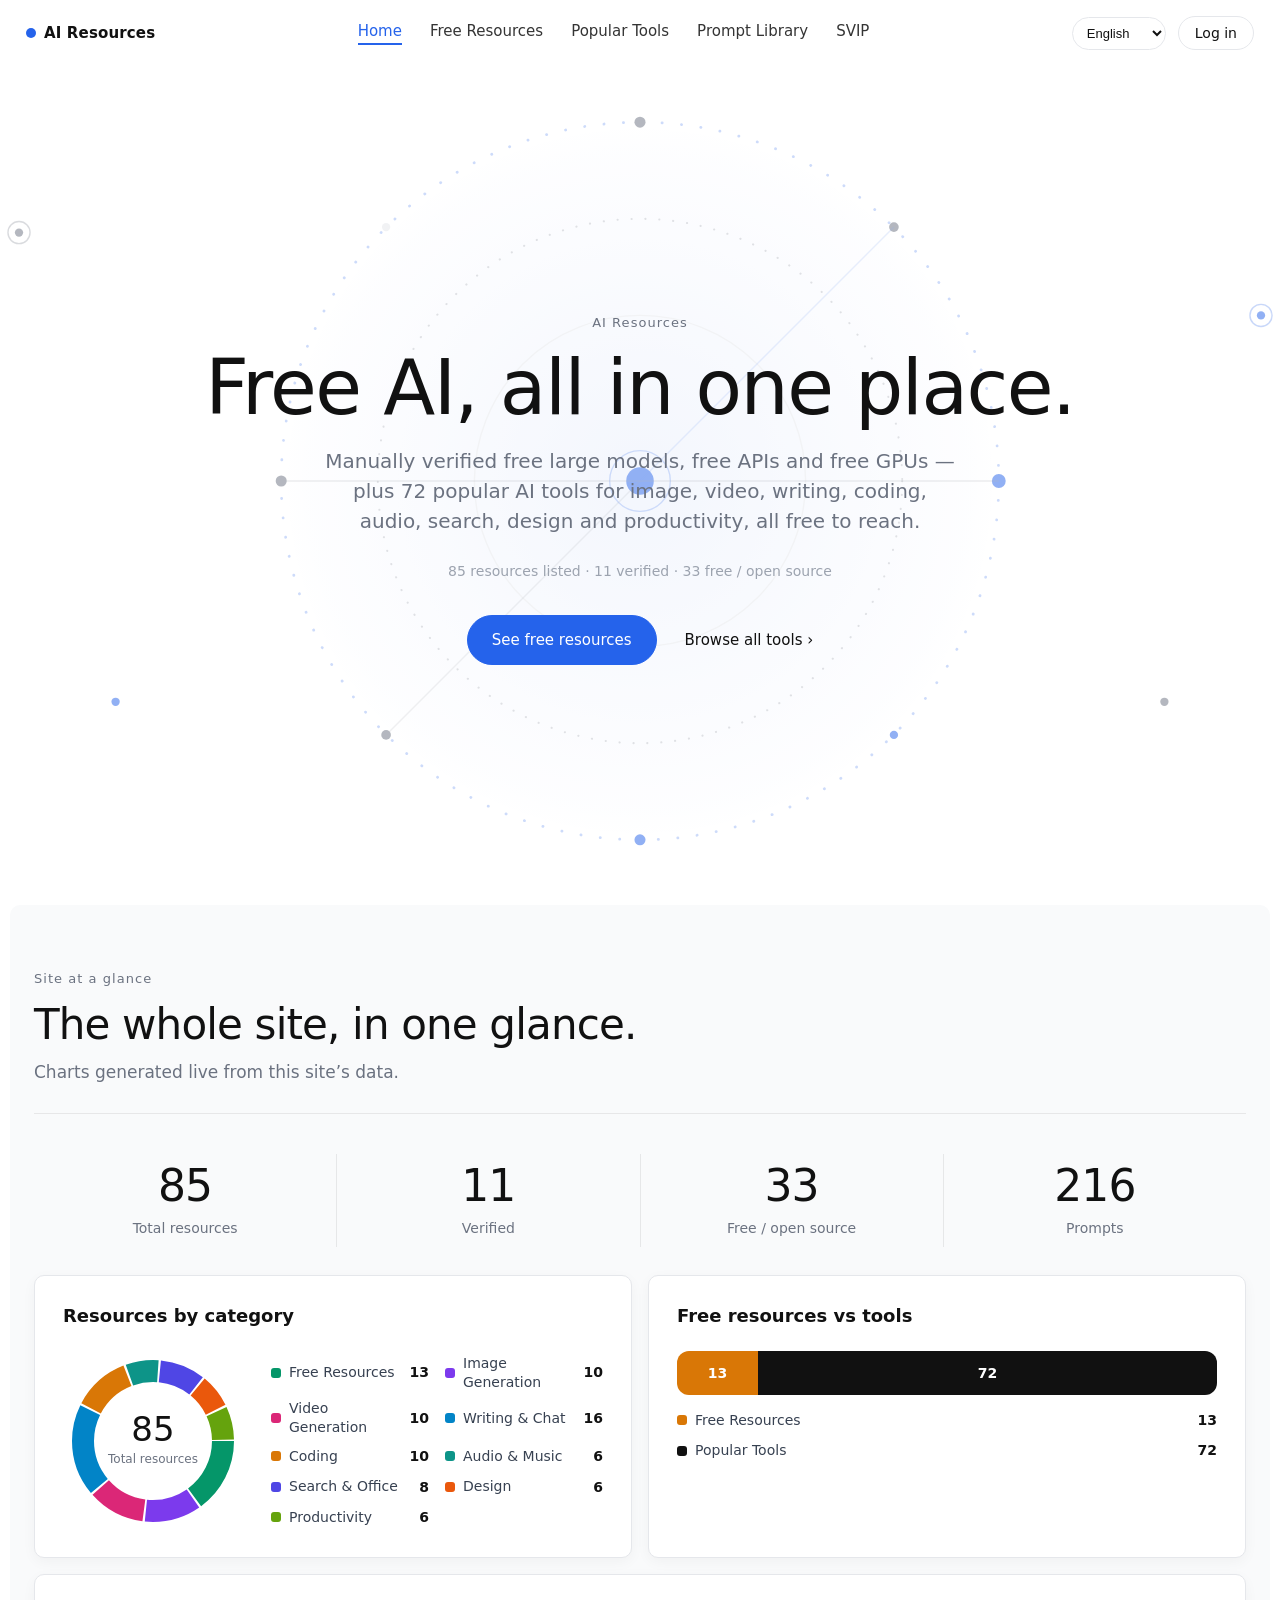
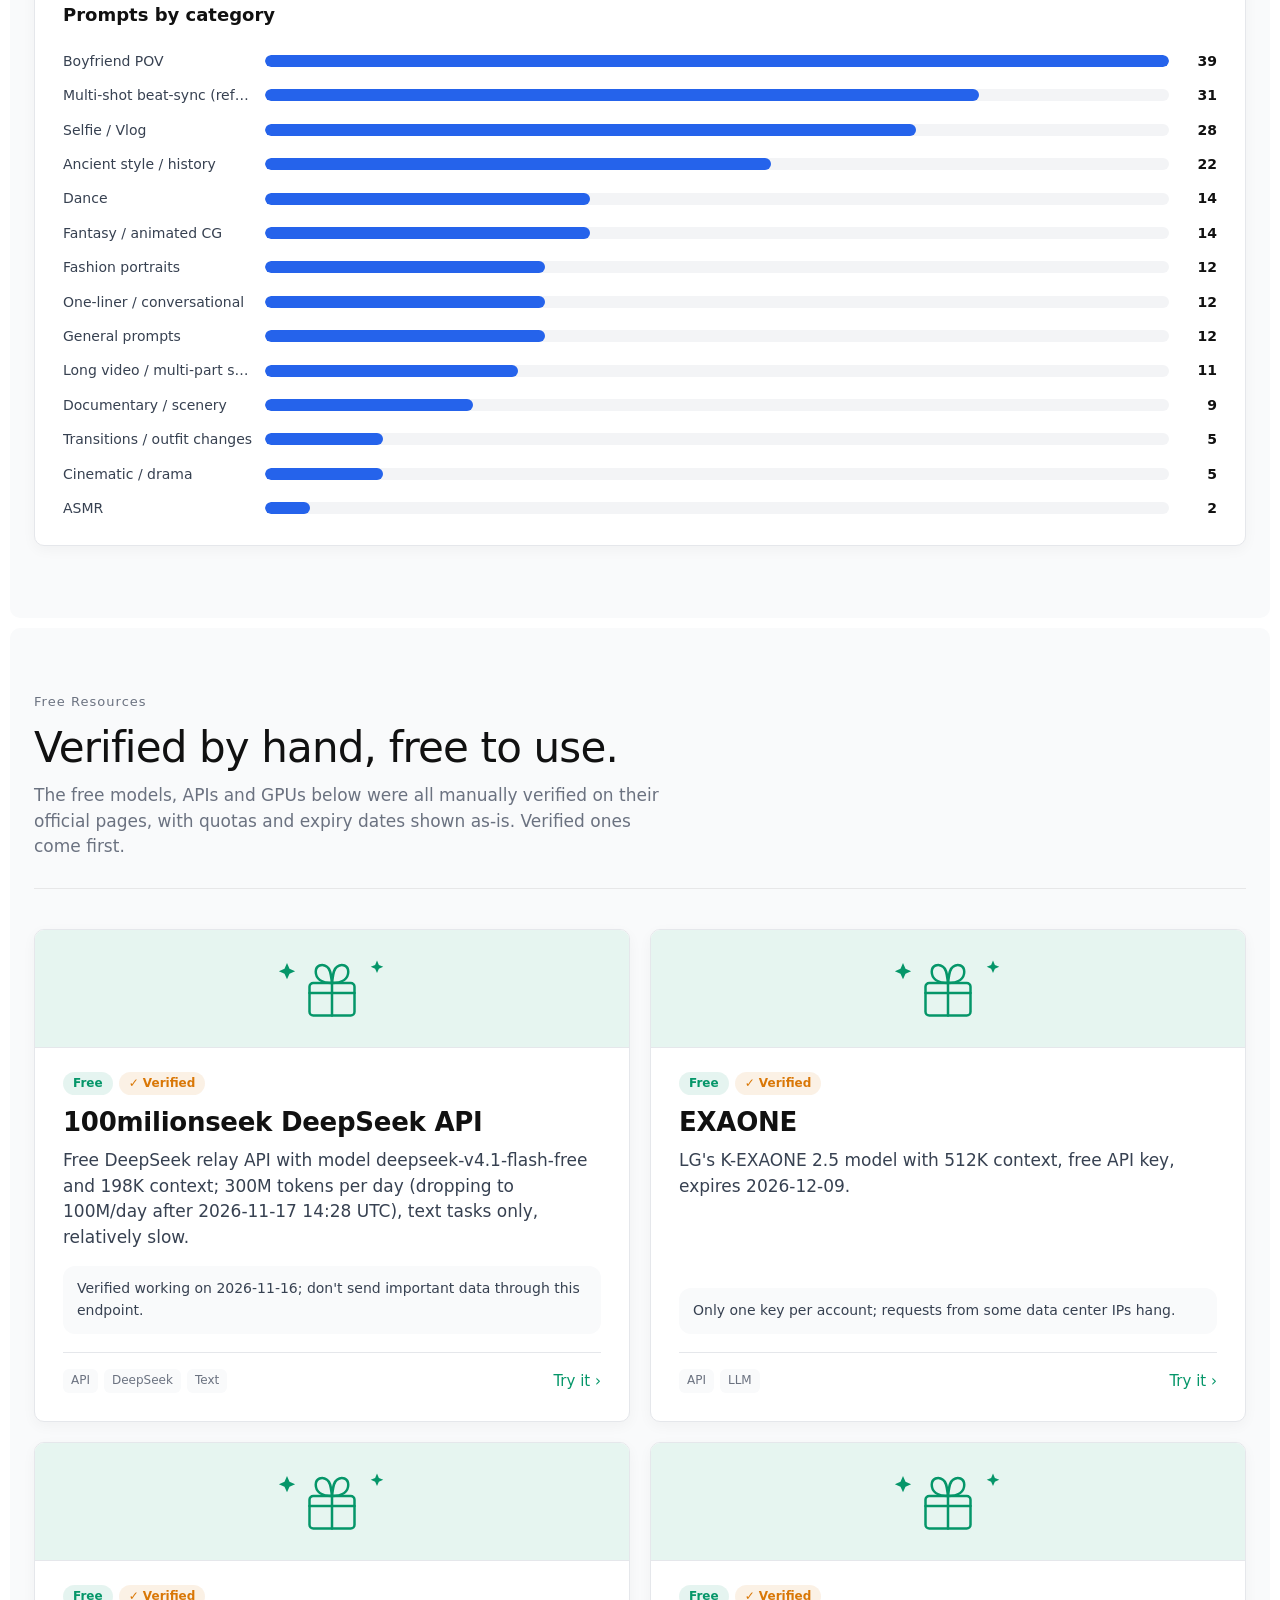
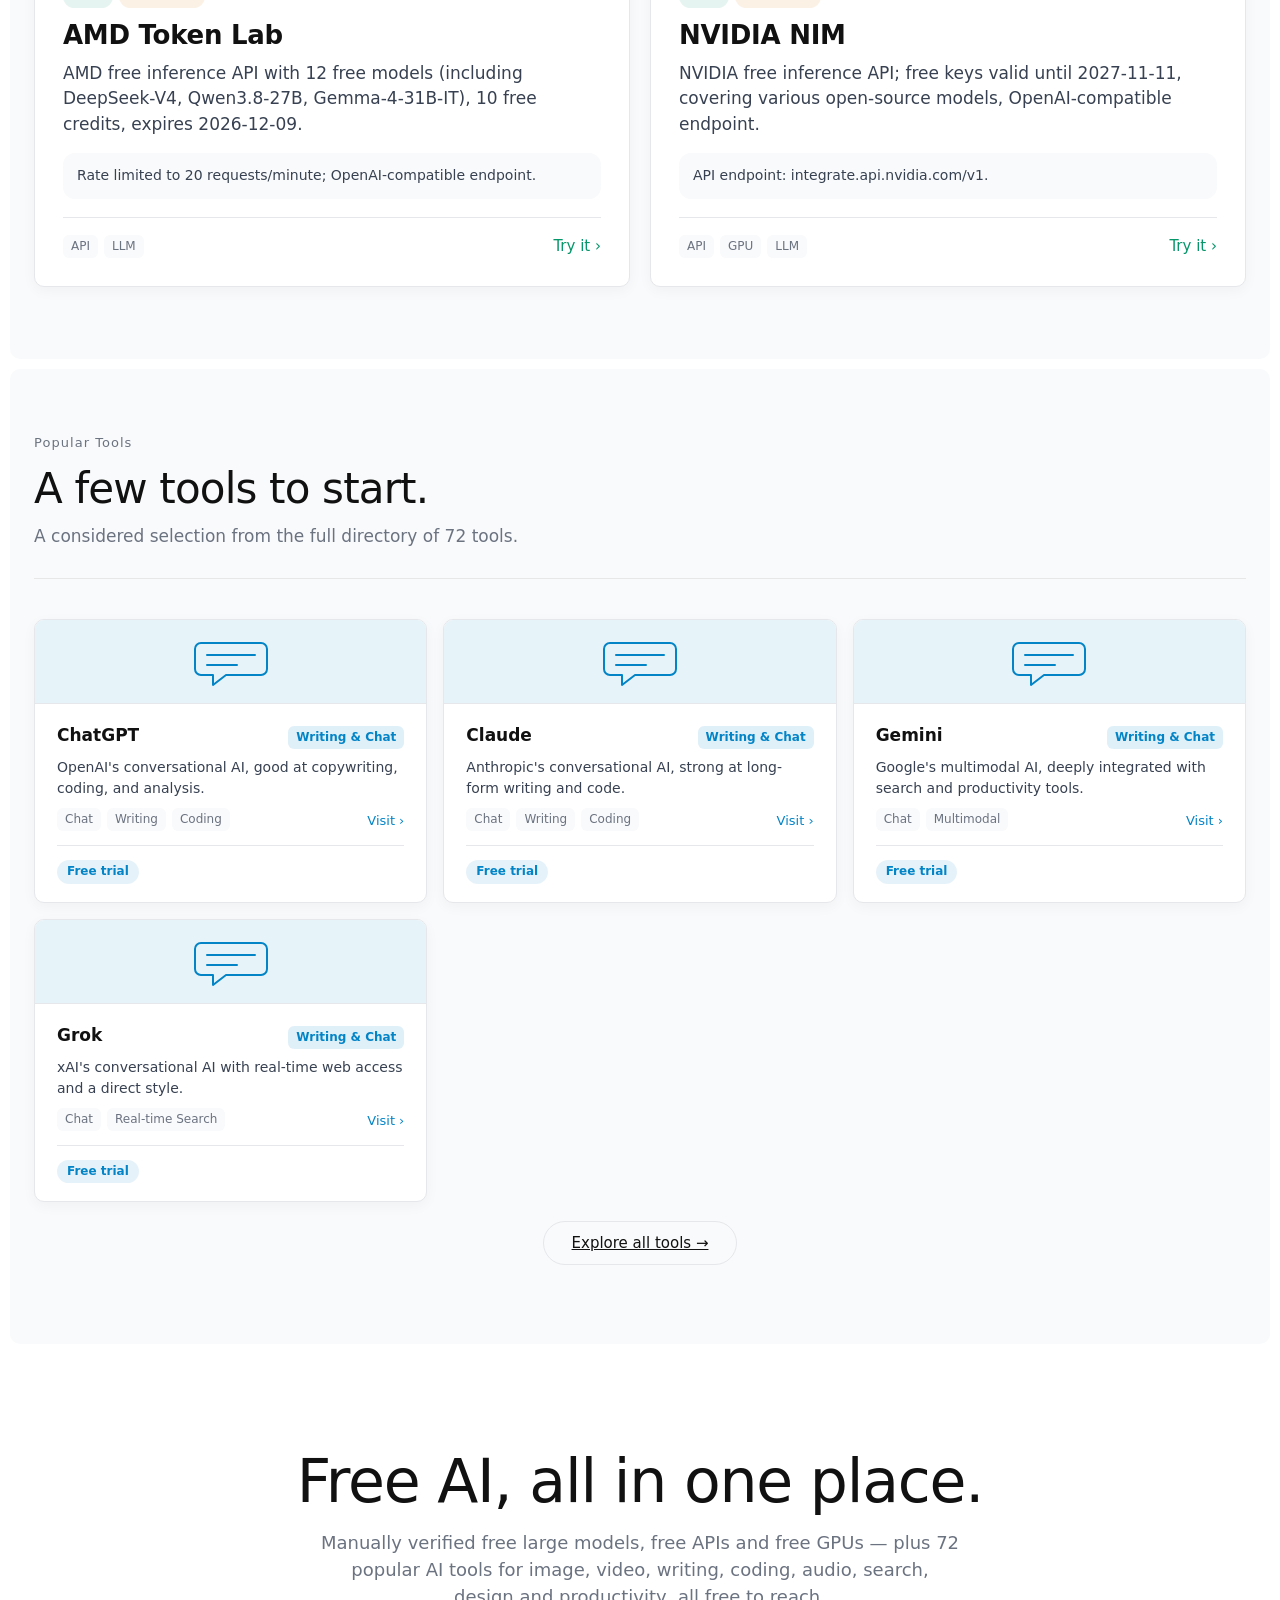
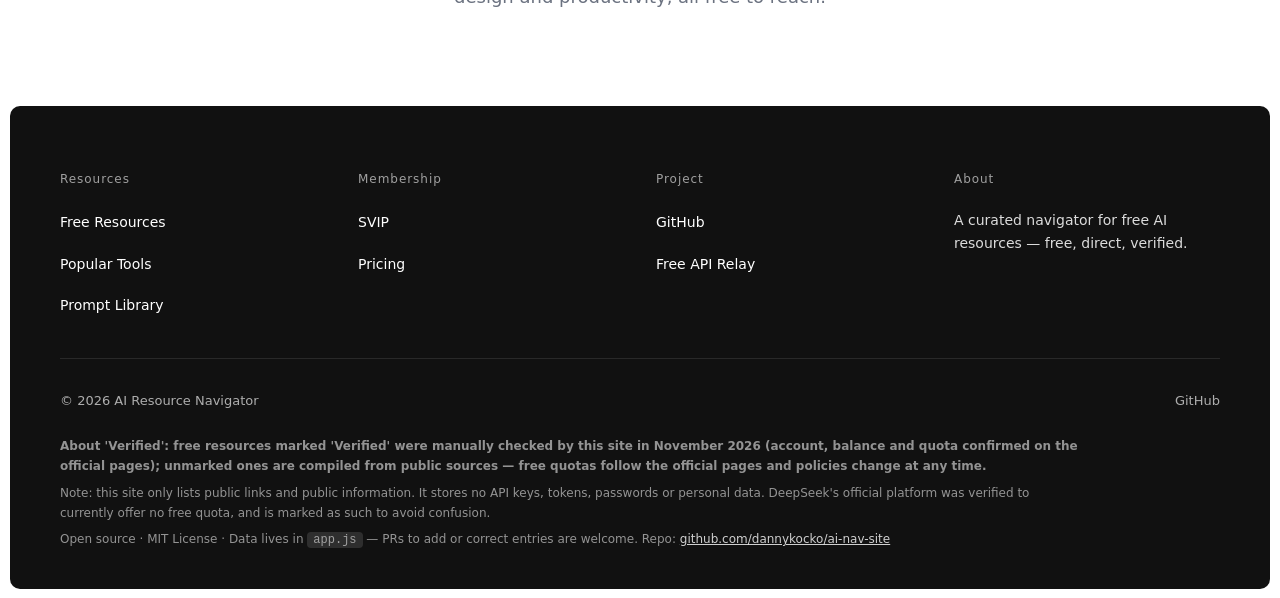
<file: index.html>
<!doctype html><html lang="en"><head><meta charset="UTF-8"><meta name="viewport" content="width=device-width, initial-scale=1"><title>AI Resource Navigator — Home</title><meta name="description" content="A curated navigator for free AI resources, tools, prompts, and membership."><link rel="stylesheet" href="styles.css"><script async src="https://pagead2.googlesyndication.com/pagead/js/adsbygoogle.js?client=ca-pub-4561887610959232" crossorigin="anonymous"></script></head><body><nav class="apple-nav" aria-label="Main navigation"><div class="nav-inner"><a class="nav-logo" href="index.html" data-i18n="nav.logo">AI Resource Navigator</a><div class="nav-links"><a href="index.html" aria-current="page" data-i18n="nav.home">Home</a><a href="free.html" data-i18n="nav.free">Free resources</a><a href="tools.html" data-i18n="nav.tools">AI tools</a><a href="prompts.html" data-i18n="nav.prompts">Prompts</a><a href="svip.html" data-i18n="nav.svip">SVIP</a></div><div class="nav-actions"><select id="langSelect" class="lang-select" aria-label="Language"></select><button type="button" class="nav-auth" id="navAuth" data-i18n="pay.login">Log in</button></div></div></nav><header class="hero">
  <svg class="hero-art" viewBox="0 0 1200 600" preserveAspectRatio="xMidYMid slice" aria-hidden="true">
    <defs>
      <radialGradient id="globeFade" cx="50%" cy="50%" r="50%">
        <stop offset="0%" stop-color="#2563EB" stop-opacity="0.10"/>
        <stop offset="100%" stop-color="#2563EB" stop-opacity="0"/>
      </radialGradient>
    </defs>
    <circle cx="600" cy="300" r="260" fill="url(#globeFade)"/>
    <circle cx="600" cy="300" r="260" fill="none" stroke="#2563EB" stroke-width="2" stroke-dasharray="0.1 14" stroke-linecap="round" opacity="0.45"/>
    <circle cx="600" cy="300" r="190" fill="none" stroke="#6B7280" stroke-width="1.5" stroke-dasharray="0.1 10" stroke-linecap="round" opacity="0.4"/>
    <circle cx="600" cy="300" r="120" fill="none" stroke="#E5E7EB" stroke-width="1" opacity="0.9"/>
    <circle cx="600" cy="300" r="10" fill="#2563EB"/>
    <circle cx="600" cy="300" r="22" fill="none" stroke="#2563EB" stroke-width="1" opacity="0.4"/>
    <circle cx="860" cy="300" r="5" fill="#2563EB"/>
    <circle cx="340" cy="300" r="4" fill="#6B7280"/>
    <circle cx="600" cy="40" r="4" fill="#6B7280"/>
    <circle cx="600" cy="560" r="4" fill="#2563EB"/>
    <circle cx="784" cy="116" r="3.5" fill="#6B7280"/>
    <circle cx="416" cy="484" r="3.5" fill="#6B7280"/>
    <circle cx="416" cy="116" r="3" fill="#E5E7EB"/>
    <circle cx="784" cy="484" r="3" fill="#2563EB"/>
    <line x1="600" y1="300" x2="860" y2="300" stroke="#6B7280" stroke-width="1" opacity="0.25"/>
    <line x1="600" y1="300" x2="340" y2="300" stroke="#6B7280" stroke-width="1" opacity="0.25"/>
    <line x1="600" y1="300" x2="784" y2="116" stroke="#2563EB" stroke-width="1" opacity="0.2"/>
    <line x1="600" y1="300" x2="416" y2="484" stroke="#6B7280" stroke-width="1" opacity="0.2"/>
    <circle cx="150" cy="120" r="3" fill="#6B7280"/>
    <circle cx="1050" cy="180" r="3" fill="#2563EB"/>
    <circle cx="220" cy="460" r="3" fill="#2563EB"/>
    <circle cx="980" cy="460" r="3" fill="#6B7280"/>
    <circle cx="150" cy="120" r="8" fill="none" stroke="#6B7280" stroke-width="1" opacity="0.5"/>
    <circle cx="1050" cy="180" r="8" fill="none" stroke="#2563EB" stroke-width="1" opacity="0.5"/>
  </svg>
  <p class="hero-eyebrow" data-i18n="hero.eyebrow">AI 资源导航</p>
  <h1 data-i18n="hero.h1">免费 AI，一站找全。</h1>
  <p class="hero-sub" data-i18n="hero.sub">人工核实的免费大模型、免费 API 与免费 GPU，再加 72 款热门 AI 工具——生图、生视频、写作、编程、音频、搜索、设计、效率，全部免费直达。</p>
  <p class="hero-stats" id="stats"></p>
  <div class="hero-cta">
    <a class="btn-primary" href="free.html" data-i18n="hero.ctaPrimary">看看免费资源</a>
    <a class="btn-link" href="tools.html" data-i18n="hero.ctaLink">浏览全部工具&nbsp;›</a>
  </div>
</header>

<section class="glance" id="glance" aria-label="一眼看全站">
  <div class="wrap">
    <div class="section-head">
      <p class="eyebrow" data-i18n="stats.eyebrow">一眼看全站</p>
      <h2 data-i18n="stats.h2">全站数据，一图看懂。</h2>
      <p class="section-sub" data-i18n="stats.sub">以下图表由本站数据实时生成。</p>
    </div>
    <div class="glance-tiles" id="glanceTiles"></div>
    <div class="chart-grid">
      <div class="chart-panel">
        <h3 class="chart-title" data-i18n="stats.byCat">资源按分类</h3>
        <div class="donut-flex">
          <div class="donut-wrap" id="donutWrap"></div>
          <div class="donut-legend" id="donutLegend"></div>
        </div>
      </div>
      <div class="chart-panel">
        <h3 class="chart-title" data-i18n="stats.freeVsTools">免费资源 vs 热门工具</h3>
        <div class="split-bar" id="splitBar"></div>
        <div class="split-labels" id="splitLabels"></div>
      </div>
      <div class="chart-panel wide">
        <h3 class="chart-title" data-i18n="stats.promptsByCat">提示词按分类</h3>
        <div class="bars" id="promptBars"></div>
      </div>
    </div>
  </div>
</section>

<section class="showcase" id="free" aria-label="免费资源">
  <div class="wrap">
    <div class="section-head">
      <p class="eyebrow" data-i18n="free.eyebrow">免费资源</p>
      <h2 data-i18n="free.h2">人工核实，免费直达。</h2>
      <p class="section-sub" data-i18n="free.sub">以下免费模型、API 与 GPU 均在官方页面人工核实过，额度与到期时间如实标注。已验证的排在前面。</p>
    </div>
    <div class="showcase-grid" id="showcase"></div>
  </div>
</section>

<section class="tools featured-tools"><div class="wrap"><div class="section-head"><p class="eyebrow" data-i18n="nav.tools">热门工具</p><h2 data-i18n="home.featuredTools">精选工具。</h2><p class="section-sub" data-i18n="home.featuredSub">从 72 款工具中挑选，继续探索完整目录。</p></div><div class="grid" id="featuredTools"></div><p class="load-more-wrap"><a class="btn-outline" href="tools.html" data-i18n="home.allTools">浏览全部工具 →</a></p></div></section>
<section class="closing" aria-label="closing">
  <div class="wrap">
    <h2 data-i18n="hero.h1">免费 AI，一站找全。</h2>
    <p data-i18n="hero.sub">人工核实的免费大模型、免费 API 与免费 GPU，再加 72 款热门 AI 工具——生图、生视频、写作、编程、音频、搜索、设计、效率，全部免费直达。</p>
  </div>
</section>
<footer class="site-footer">
  <div class="footer-inner">
    <div class="footer-grid">
      <div class="footer-col">
        <h4 data-i18n="footer.colResources">资源</h4>
        <ul>
          <li><a href="free.html" data-i18n="nav.free">免费资源</a></li>
          <li><a href="tools.html" data-i18n="nav.tools">热门工具</a></li>
          <li><a href="prompts.html" data-i18n="nav.prompts">提示词</a></li>
        </ul>
      </div>
      <div class="footer-col">
        <h4 data-i18n="footer.colMembership">会员</h4>
        <ul>
          <li><a href="svip.html" data-i18n="nav.svip">SVIP</a></li>
          <li><a href="svip.html" data-i18n="footer.pricing">定价</a></li>
        </ul>
      </div>
      <div class="footer-col">
        <h4 data-i18n="footer.colProject">项目</h4>
        <ul>
          <li><a href="https://github.com/dannykocko/ai-nav-site" target="_blank" rel="noopener">GitHub</a></li>
          <li><a href="https://api.worinima.ccwu.cc" target="_blank" rel="noopener" data-i18n="footer.api">免费 API 中转</a></li>
        </ul>
      </div>
      <div class="footer-col">
        <h4 data-i18n="footer.colAbout">关于</h4>
        <p data-i18n="footer.about">人工核实的免费 AI 资源导航，免费直达。</p>
      </div>
    </div>
    <div class="footer-bottom">
      <p>© 2026 AI Resource Navigator</p>
      <p class="footer-legal"><a href="https://github.com/dannykocko/ai-nav-site" target="_blank" rel="noopener">GitHub</a></p>
    </div>
    <div class="footer-note">
      <p><strong data-i18n="footer.p1">关于“已验证”：带「已验证」标记的免费资源是本站于 2026 年 11 月人工核实过的（账号、余额、额度均在官方页面确认）；未标记的为公开资料整理，免费额度以官方页面为准，各家政策随时会变。</strong></p>
      <p data-i18n="footer.p2">说明：本站只收录公开链接与公开信息，不存储任何 API Key、Token、密码或个人信息。DeepSeek 官方平台经核实目前无免费额度，已如实标注，避免误导。</p>
      <p data-i18n-html="footer.p3">开源项目 · MIT License · 数据在 <code>app.js</code> 里，欢迎提交 PR 补充或纠错。仓库：<a href="https://github.com/dannykocko/ai-nav-site" target="_blank" rel="noopener">github.com/dannykocko/ai-nav-site</a></p>
    </div>
  </div>
</footer>

<div class="toast" id="toast" role="status" aria-live="polite" data-i18n="toast">已复制 ✓</div>

<!-- SVIP 登录 / 注册弹窗 -->
<div class="modal" id="authModal" hidden>
  <div class="modal-backdrop" data-close-auth></div>
  <div class="modal-card" role="dialog" aria-modal="true">
    <button type="button" class="modal-x" data-close-auth aria-label="×">×</button>
    <h3 data-i18n="pay.authTitle">登录 / 注册 SVIP</h3>
    <p class="modal-sub" data-i18n="pay.authSub">登录后即可用 USDT 开通会员。</p>
    <div class="auth-tabs">
      <button type="button" class="auth-tab active" data-mode="login" data-i18n="pay.login">登录</button>
      <button type="button" class="auth-tab" data-mode="register" data-i18n="pay.register">注册</button>
    </div>
    <form id="authForm">
      <label><span data-i18n="pay.email">邮箱</span><input type="email" id="authEmail" required autocomplete="email" data-i18n-ph="pay.emailPh" placeholder="输入邮箱"></label>
      <label><span data-i18n="pay.password">密码</span><input type="password" id="authPassword" required minlength="8" autocomplete="current-password" data-i18n-ph="pay.passwordPh" placeholder="至少 8 位"></label>
      <label id="confirmPwRow" hidden><span data-i18n="pay.confirmPassword">确认密码</span><input type="password" id="authPassword2" minlength="8" autocomplete="new-password" data-i18n-ph="pay.confirmPasswordPh" placeholder="再次输入密码"></label>
      <div class="code-row" id="codeRow" hidden>
        <label><span data-i18n="pay.code">邮箱验证码</span><input type="text" id="authCode" inputmode="numeric" maxlength="6" autocomplete="one-time-code" data-i18n-ph="pay.codePh" placeholder="6 位验证码"></label>
        <button type="button" class="btn-outline code-btn" id="sendCodeBtn" data-i18n="pay.sendCode">发送验证码</button>
      </div>
      <p class="form-err" id="authErr" hidden></p>
      <button type="submit" class="btn-primary auth-submit" id="authSubmit" data-i18n="pay.loginBtn">登录</button>
    </form>
    <p class="auth-switch"><span id="authSwitchText" data-i18n="pay.noAccount">还没有账号？</span> <button type="button" class="link-btn" id="authSwitch" data-i18n="pay.register">注册</button></p>
  </div>
</div>

<!-- SVIP 付款弹窗 -->
<div class="modal" id="orderModal" hidden>
  <div class="modal-backdrop" data-close-order></div>
  <div class="modal-card order-card" role="dialog" aria-modal="true">
    <button type="button" class="modal-x" data-close-order aria-label="×">×</button>
    <h3 data-i18n="pay.orderTitle">扫码付款</h3>
    <div id="orderBody"></div>
  </div>
</div>

<script src="i18n.js"></script><script src="app.js"></script><script src="prompts.js"></script><script src="pay.js"></script></body></html>
</file>
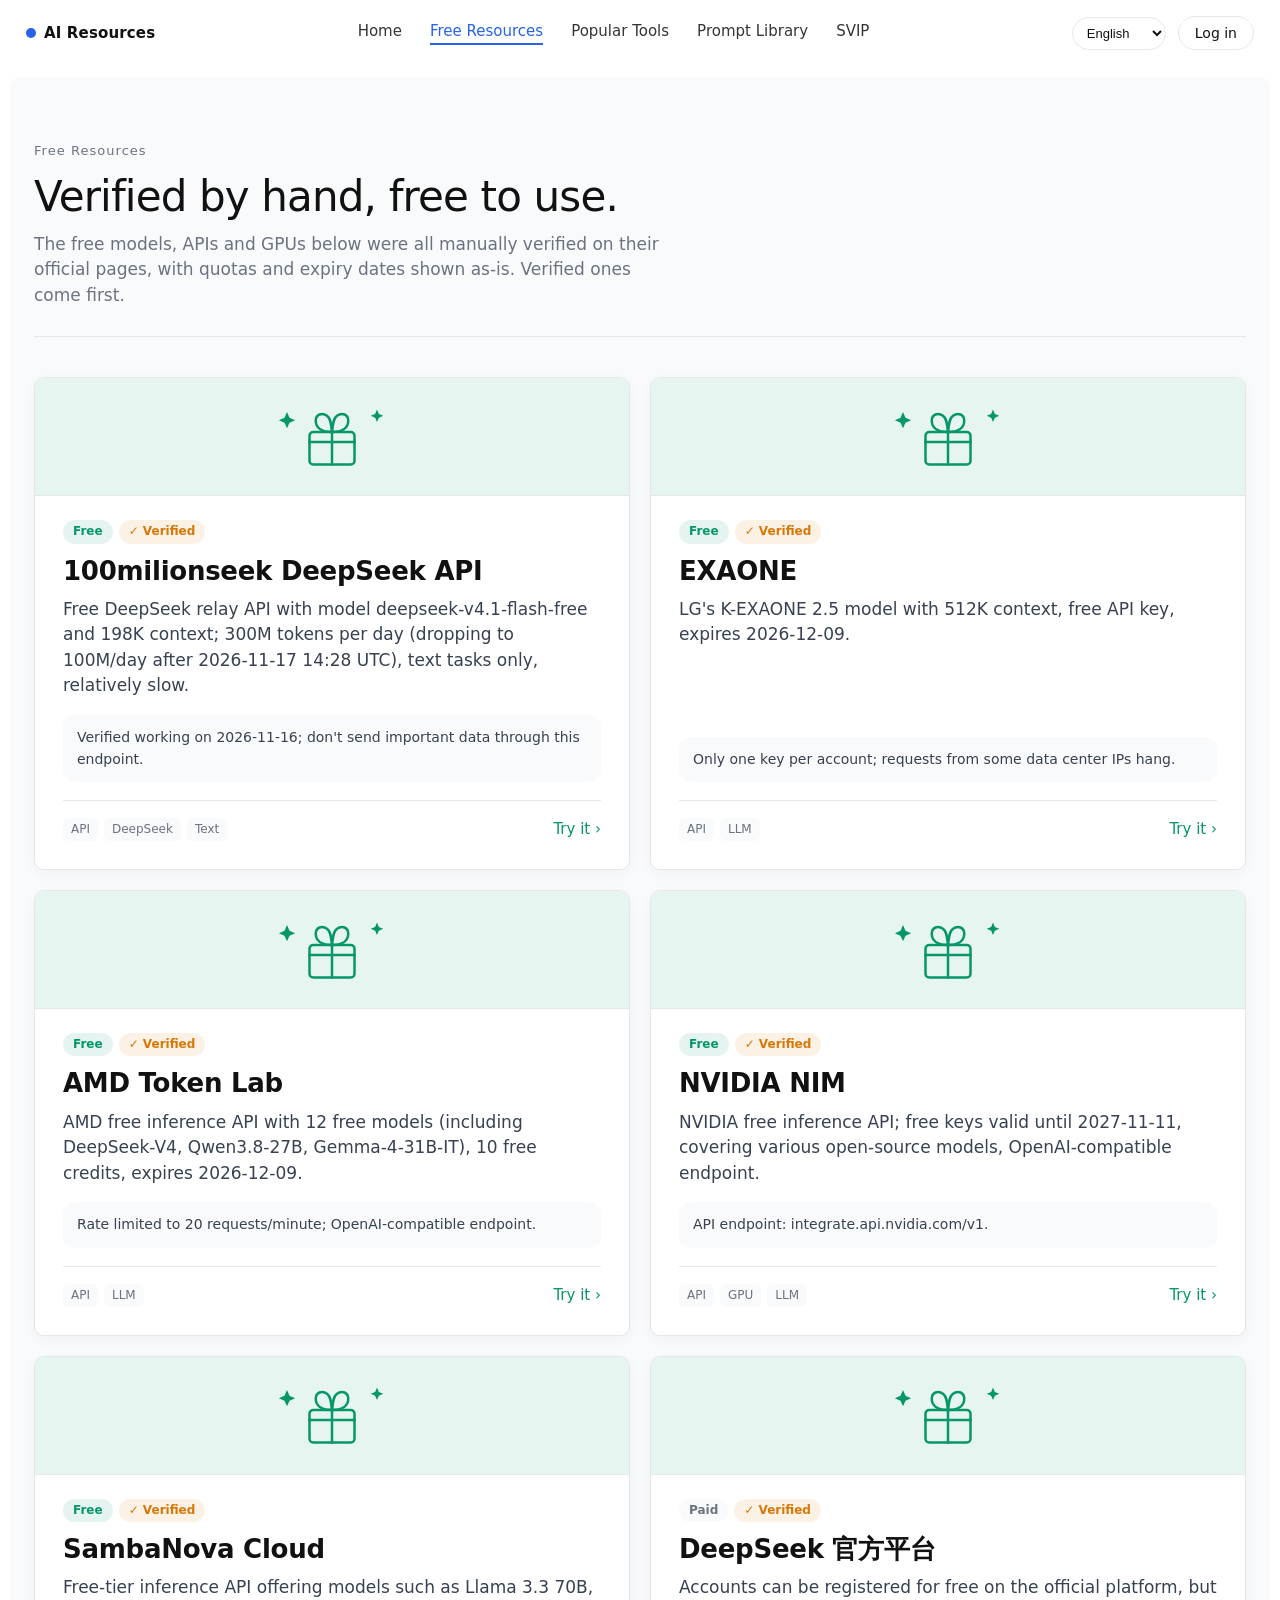
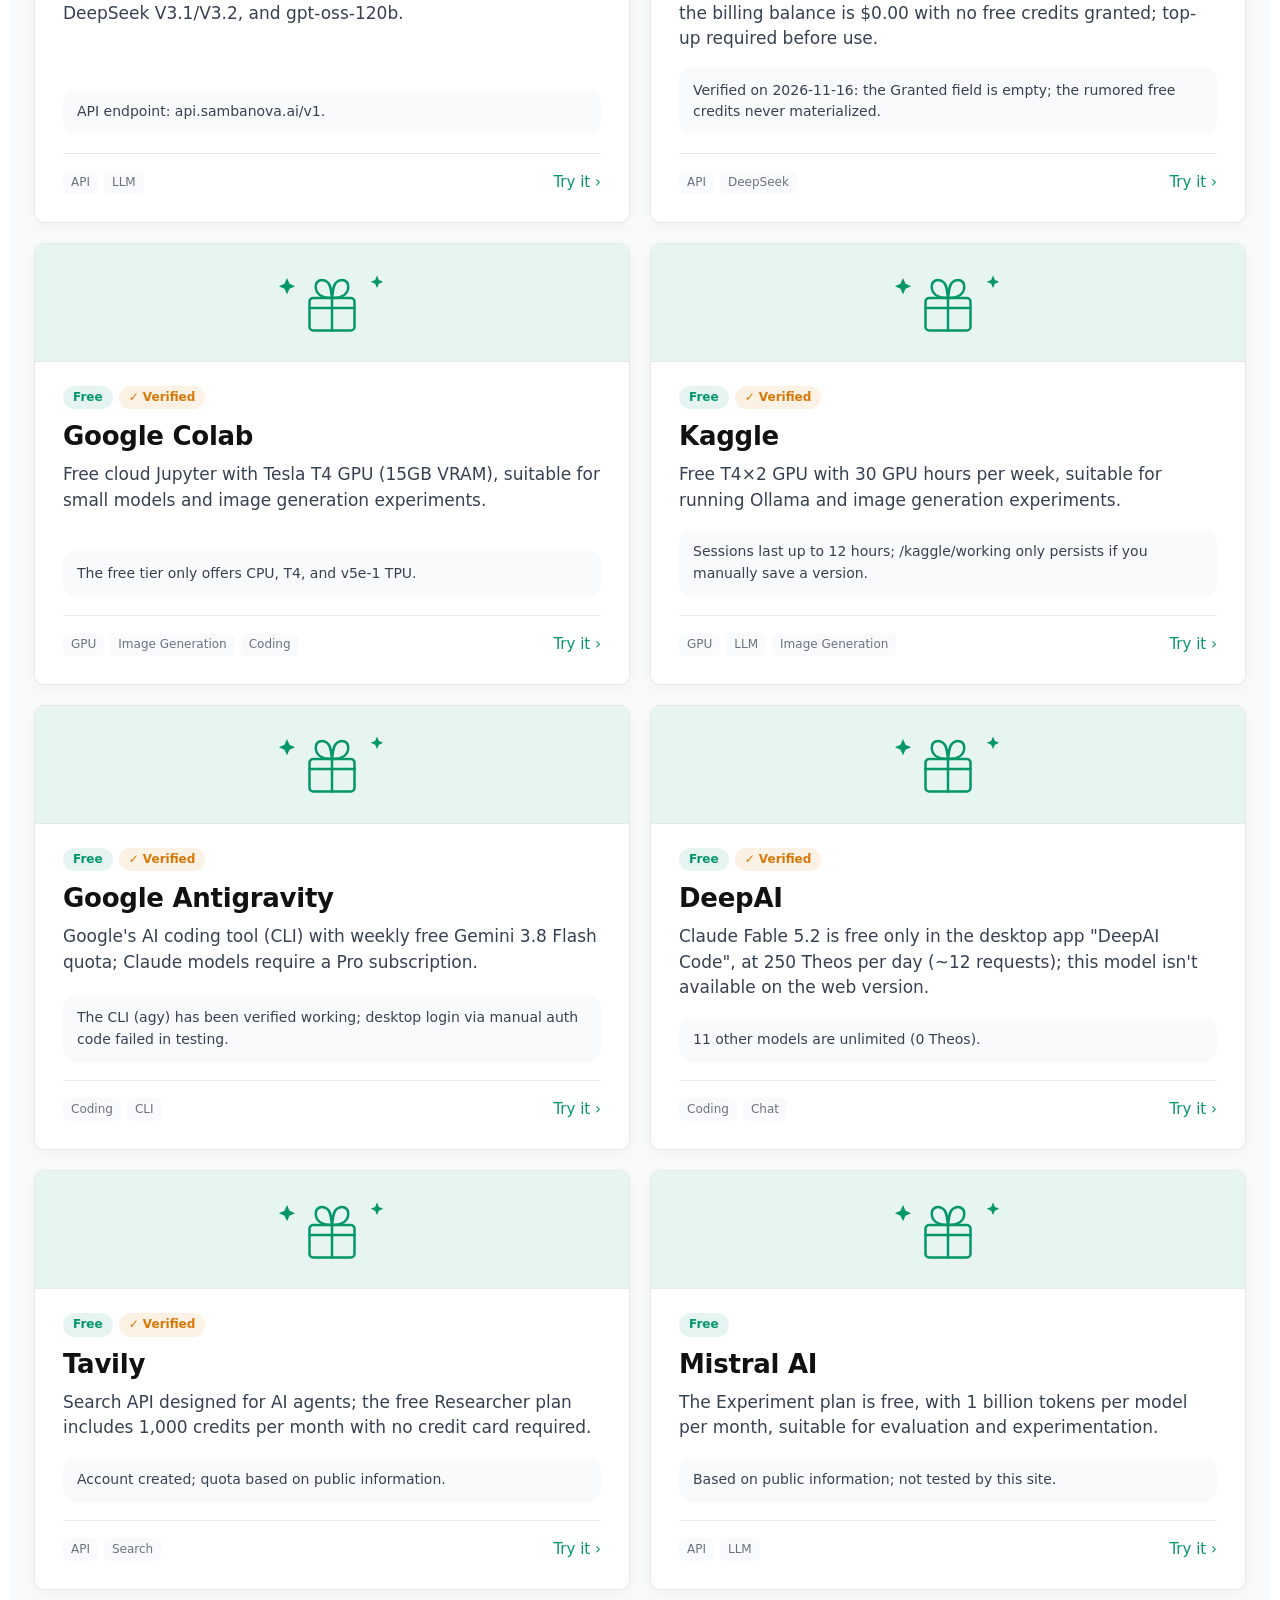
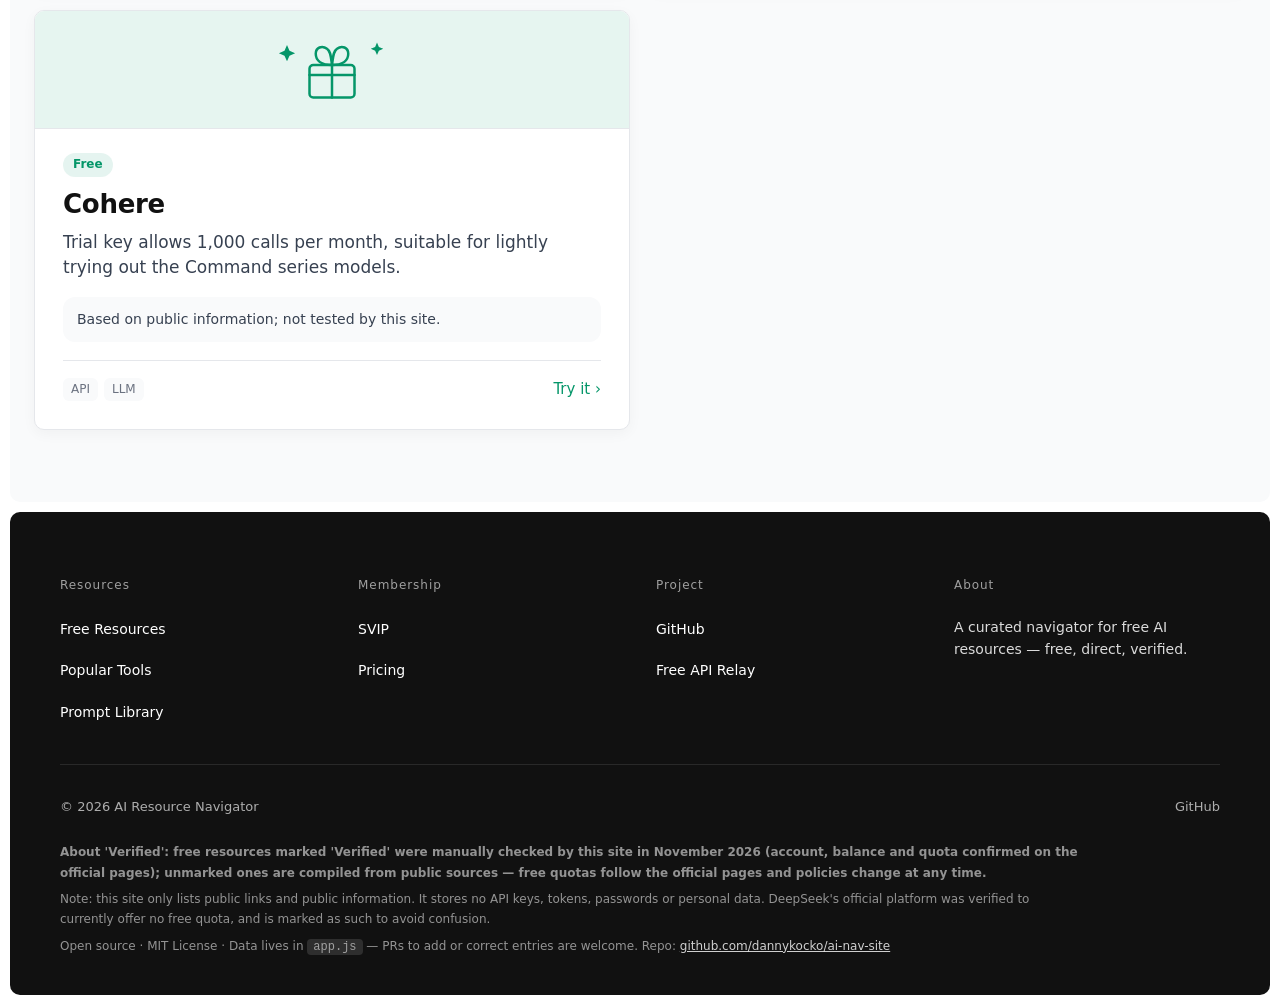
<file: free.html>
<!doctype html><html lang="en"><head><meta charset="UTF-8"><meta name="viewport" content="width=device-width, initial-scale=1"><title>Free AI Resources — AI Resource Navigator</title><meta name="description" content="A curated navigator for free AI resources, tools, prompts, and membership."><link rel="stylesheet" href="styles.css"><script async src="https://pagead2.googlesyndication.com/pagead/js/adsbygoogle.js?client=ca-pub-4561887610959232" crossorigin="anonymous"></script></head><body><nav class="apple-nav" aria-label="Main navigation"><div class="nav-inner"><a class="nav-logo" href="index.html" data-i18n="nav.logo">AI Resource Navigator</a><div class="nav-links"><a href="index.html" data-i18n="nav.home">Home</a><a href="free.html" aria-current="page" data-i18n="nav.free">Free resources</a><a href="tools.html" data-i18n="nav.tools">AI tools</a><a href="prompts.html" data-i18n="nav.prompts">Prompts</a><a href="svip.html" data-i18n="nav.svip">SVIP</a></div><div class="nav-actions"><select id="langSelect" class="lang-select" aria-label="Language"></select><button type="button" class="nav-auth" id="navAuth" data-i18n="pay.login">Log in</button></div></div></nav><section class="showcase" id="free" aria-label="免费资源">
  <div class="wrap">
    <div class="section-head">
      <p class="eyebrow" data-i18n="free.eyebrow">免费资源</p>
      <h2 data-i18n="free.h2">人工核实，免费直达。</h2>
      <p class="section-sub" data-i18n="free.sub">以下免费模型、API 与 GPU 均在官方页面人工核实过，额度与到期时间如实标注。已验证的排在前面。</p>
    </div>
    <div class="showcase-grid" id="showcase"></div>
  </div>
</section>

<footer class="site-footer">
  <div class="footer-inner">
    <div class="footer-grid">
      <div class="footer-col">
        <h4 data-i18n="footer.colResources">资源</h4>
        <ul>
          <li><a href="free.html" data-i18n="nav.free">免费资源</a></li>
          <li><a href="tools.html" data-i18n="nav.tools">热门工具</a></li>
          <li><a href="prompts.html" data-i18n="nav.prompts">提示词</a></li>
        </ul>
      </div>
      <div class="footer-col">
        <h4 data-i18n="footer.colMembership">会员</h4>
        <ul>
          <li><a href="svip.html" data-i18n="nav.svip">SVIP</a></li>
          <li><a href="svip.html" data-i18n="footer.pricing">定价</a></li>
        </ul>
      </div>
      <div class="footer-col">
        <h4 data-i18n="footer.colProject">项目</h4>
        <ul>
          <li><a href="https://github.com/dannykocko/ai-nav-site" target="_blank" rel="noopener">GitHub</a></li>
          <li><a href="https://api.worinima.ccwu.cc" target="_blank" rel="noopener" data-i18n="footer.api">免费 API 中转</a></li>
        </ul>
      </div>
      <div class="footer-col">
        <h4 data-i18n="footer.colAbout">关于</h4>
        <p data-i18n="footer.about">人工核实的免费 AI 资源导航，免费直达。</p>
      </div>
    </div>
    <div class="footer-bottom">
      <p>© 2026 AI Resource Navigator</p>
      <p class="footer-legal"><a href="https://github.com/dannykocko/ai-nav-site" target="_blank" rel="noopener">GitHub</a></p>
    </div>
    <div class="footer-note">
      <p><strong data-i18n="footer.p1">关于“已验证”：带「已验证」标记的免费资源是本站于 2026 年 11 月人工核实过的（账号、余额、额度均在官方页面确认）；未标记的为公开资料整理，免费额度以官方页面为准，各家政策随时会变。</strong></p>
      <p data-i18n="footer.p2">说明：本站只收录公开链接与公开信息，不存储任何 API Key、Token、密码或个人信息。DeepSeek 官方平台经核实目前无免费额度，已如实标注，避免误导。</p>
      <p data-i18n-html="footer.p3">开源项目 · MIT License · 数据在 <code>app.js</code> 里，欢迎提交 PR 补充或纠错。仓库：<a href="https://github.com/dannykocko/ai-nav-site" target="_blank" rel="noopener">github.com/dannykocko/ai-nav-site</a></p>
    </div>
  </div>
</footer>

<div class="toast" id="toast" role="status" aria-live="polite" data-i18n="toast">已复制 ✓</div>

<!-- SVIP 登录 / 注册弹窗 -->
<div class="modal" id="authModal" hidden>
  <div class="modal-backdrop" data-close-auth></div>
  <div class="modal-card" role="dialog" aria-modal="true">
    <button type="button" class="modal-x" data-close-auth aria-label="×">×</button>
    <h3 data-i18n="pay.authTitle">登录 / 注册 SVIP</h3>
    <p class="modal-sub" data-i18n="pay.authSub">登录后即可用 USDT 开通会员。</p>
    <div class="auth-tabs">
      <button type="button" class="auth-tab active" data-mode="login" data-i18n="pay.login">登录</button>
      <button type="button" class="auth-tab" data-mode="register" data-i18n="pay.register">注册</button>
    </div>
    <form id="authForm">
      <label><span data-i18n="pay.email">邮箱</span><input type="email" id="authEmail" required autocomplete="email" data-i18n-ph="pay.emailPh" placeholder="输入邮箱"></label>
      <label><span data-i18n="pay.password">密码</span><input type="password" id="authPassword" required minlength="8" autocomplete="current-password" data-i18n-ph="pay.passwordPh" placeholder="至少 8 位"></label>
      <label id="confirmPwRow" hidden><span data-i18n="pay.confirmPassword">确认密码</span><input type="password" id="authPassword2" minlength="8" autocomplete="new-password" data-i18n-ph="pay.confirmPasswordPh" placeholder="再次输入密码"></label>
      <div class="code-row" id="codeRow" hidden>
        <label><span data-i18n="pay.code">邮箱验证码</span><input type="text" id="authCode" inputmode="numeric" maxlength="6" autocomplete="one-time-code" data-i18n-ph="pay.codePh" placeholder="6 位验证码"></label>
        <button type="button" class="btn-outline code-btn" id="sendCodeBtn" data-i18n="pay.sendCode">发送验证码</button>
      </div>
      <p class="form-err" id="authErr" hidden></p>
      <button type="submit" class="btn-primary auth-submit" id="authSubmit" data-i18n="pay.loginBtn">登录</button>
    </form>
    <p class="auth-switch"><span id="authSwitchText" data-i18n="pay.noAccount">还没有账号？</span> <button type="button" class="link-btn" id="authSwitch" data-i18n="pay.register">注册</button></p>
  </div>
</div>

<!-- SVIP 付款弹窗 -->
<div class="modal" id="orderModal" hidden>
  <div class="modal-backdrop" data-close-order></div>
  <div class="modal-card order-card" role="dialog" aria-modal="true">
    <button type="button" class="modal-x" data-close-order aria-label="×">×</button>
    <h3 data-i18n="pay.orderTitle">扫码付款</h3>
    <div id="orderBody"></div>
  </div>
</div>

<script src="i18n.js"></script><script src="app.js"></script><script src="prompts.js"></script><script src="pay.js"></script></body></html>
</file>
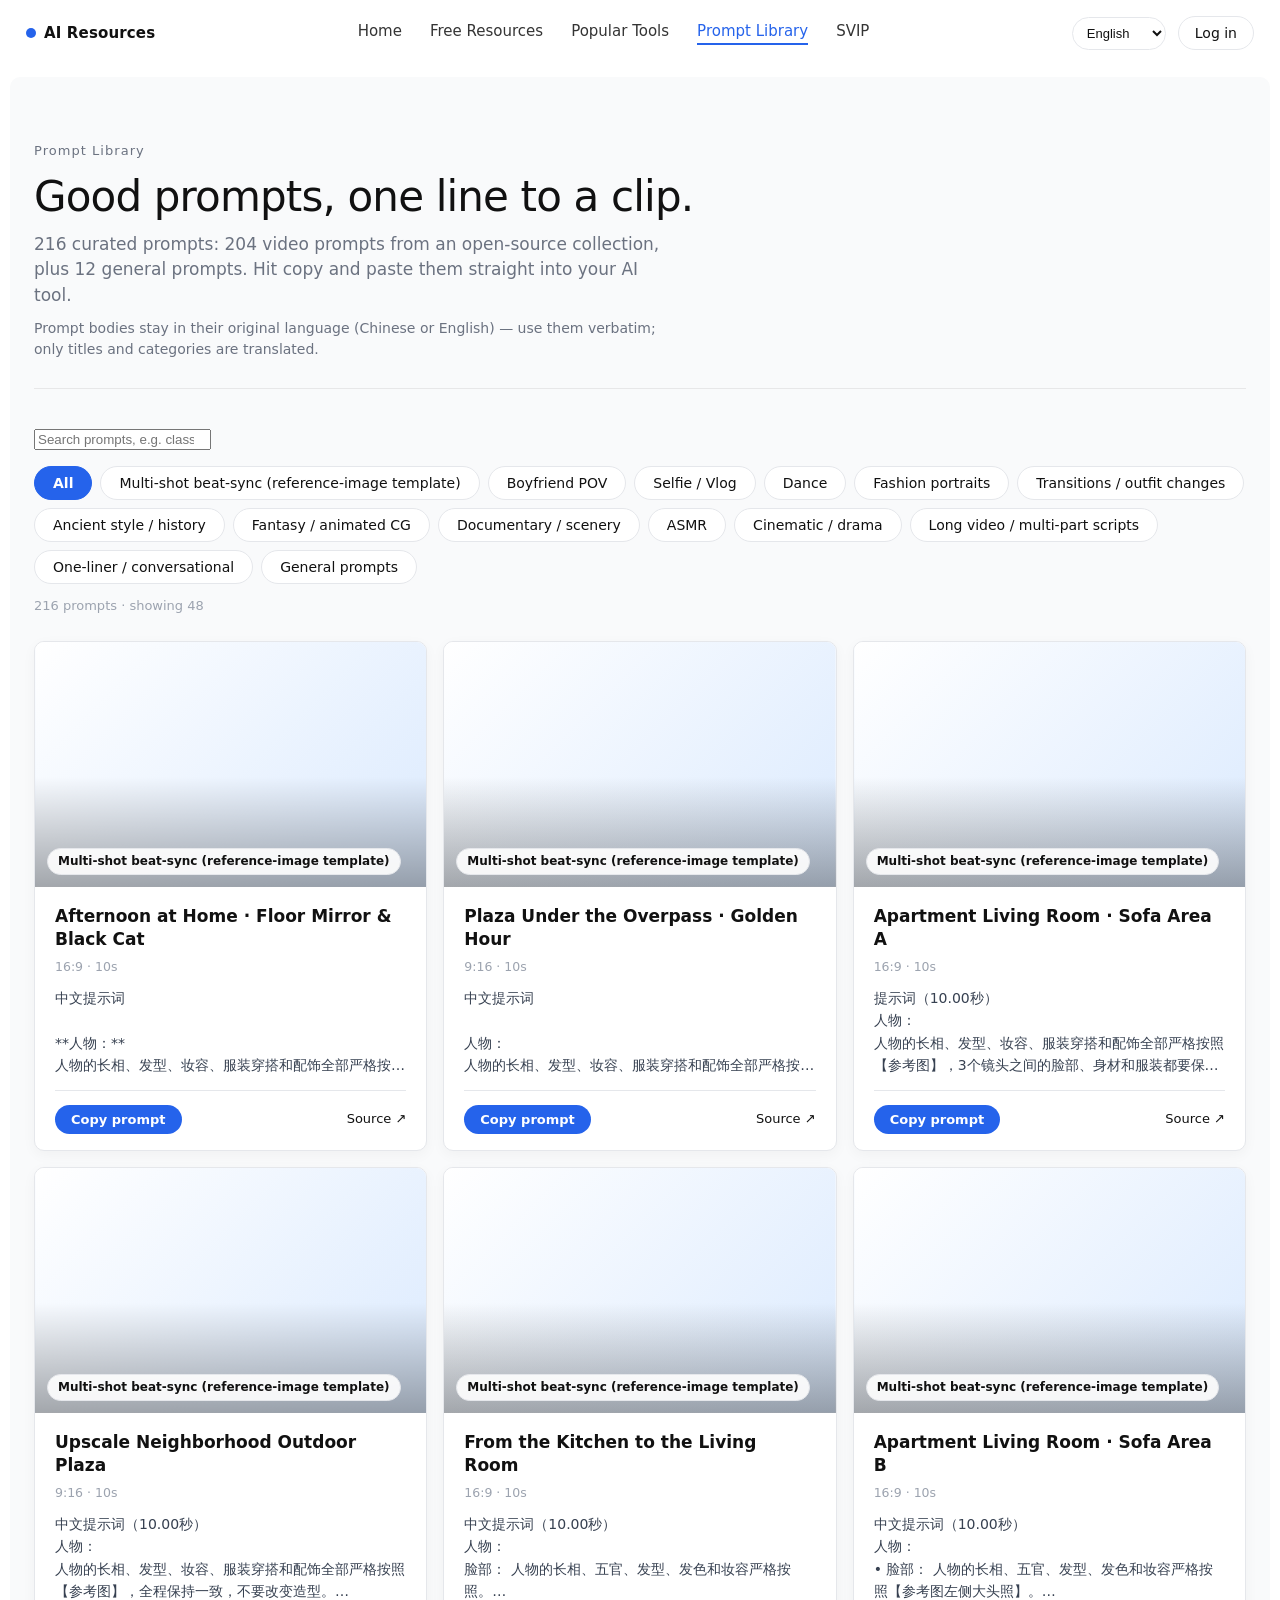
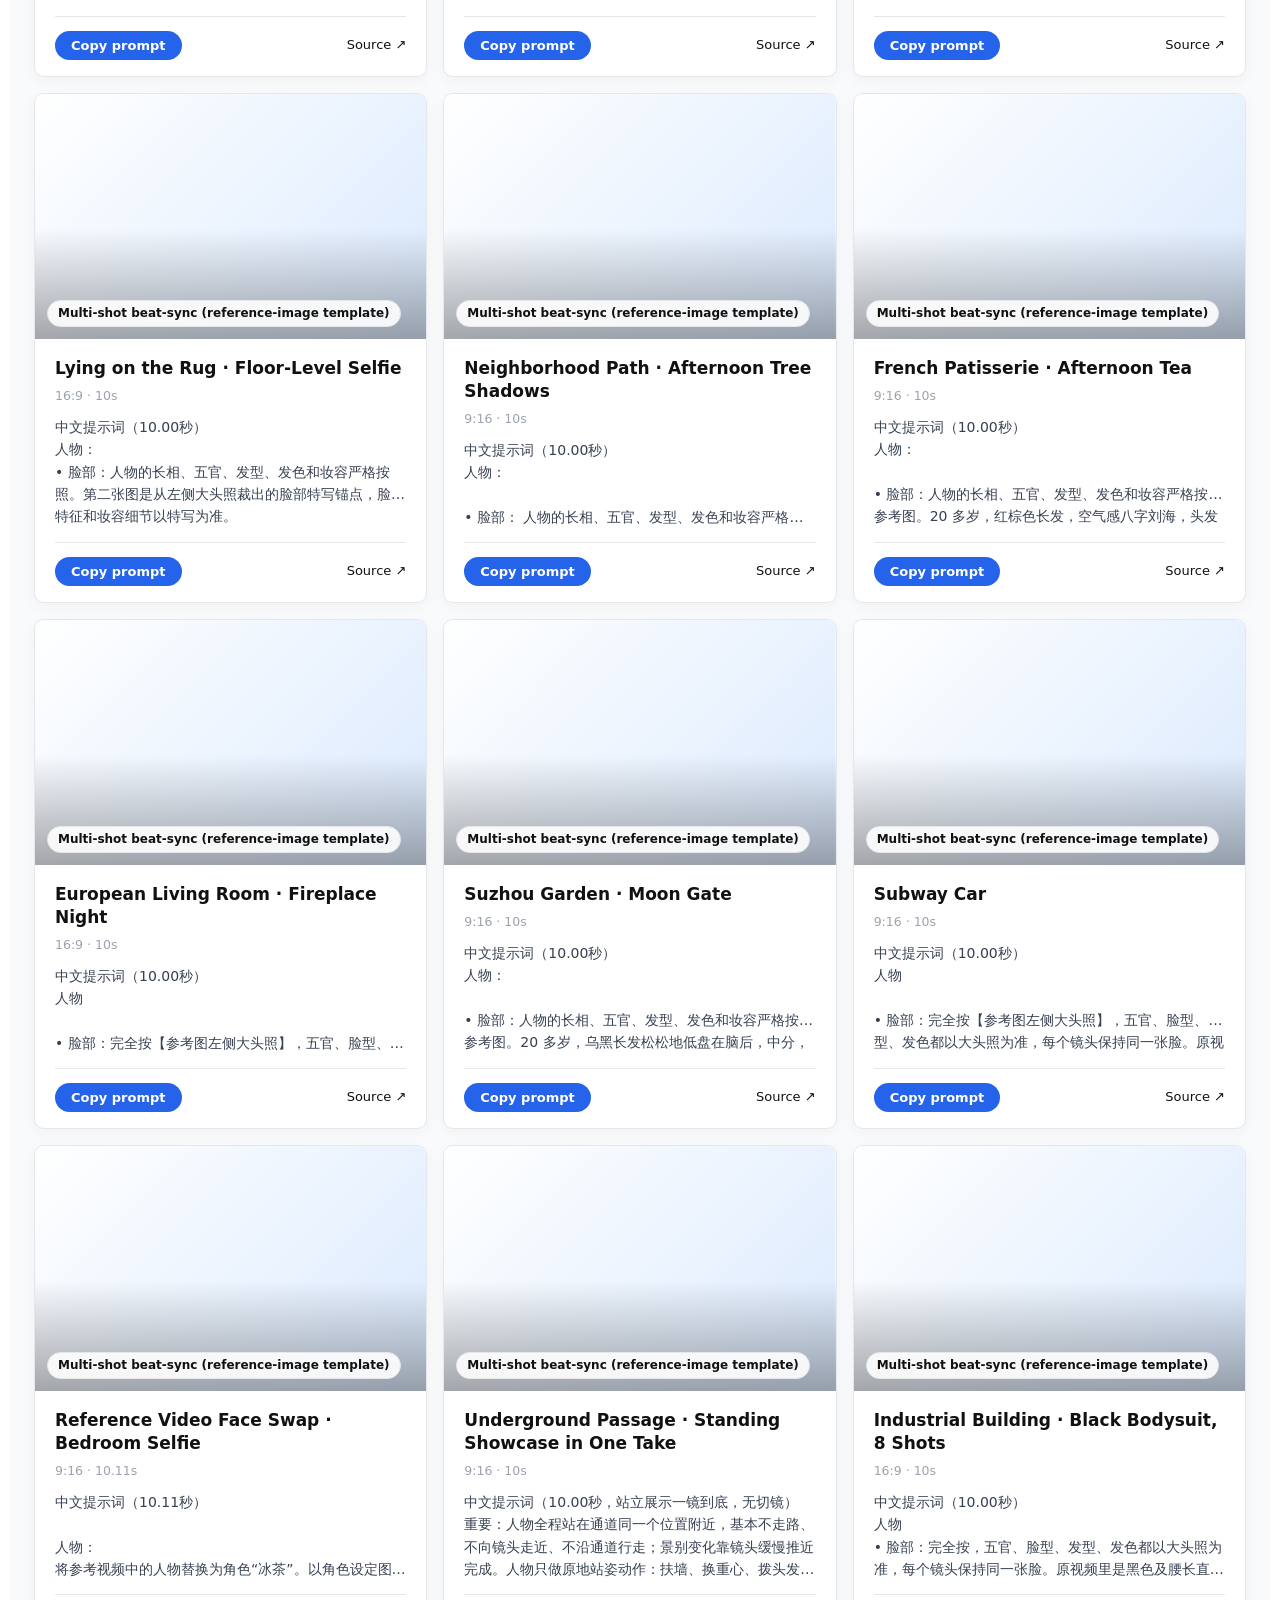
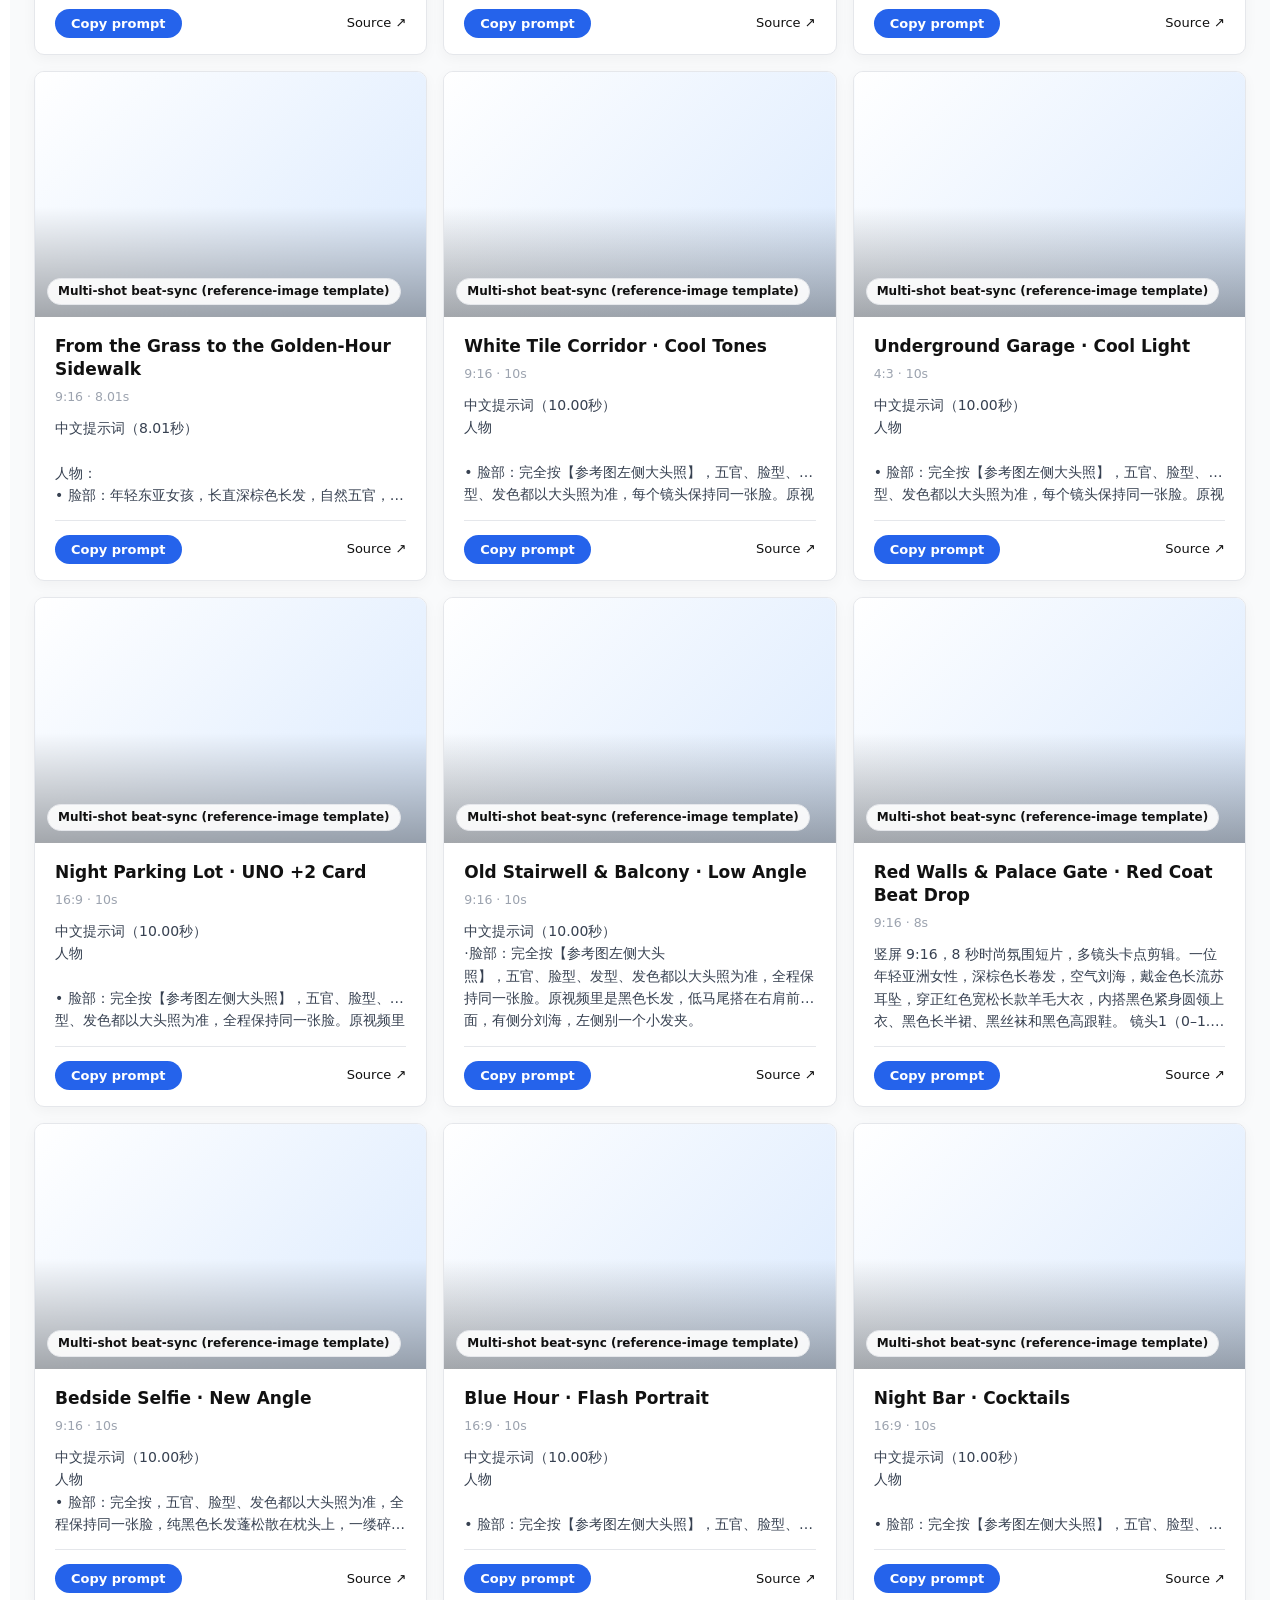
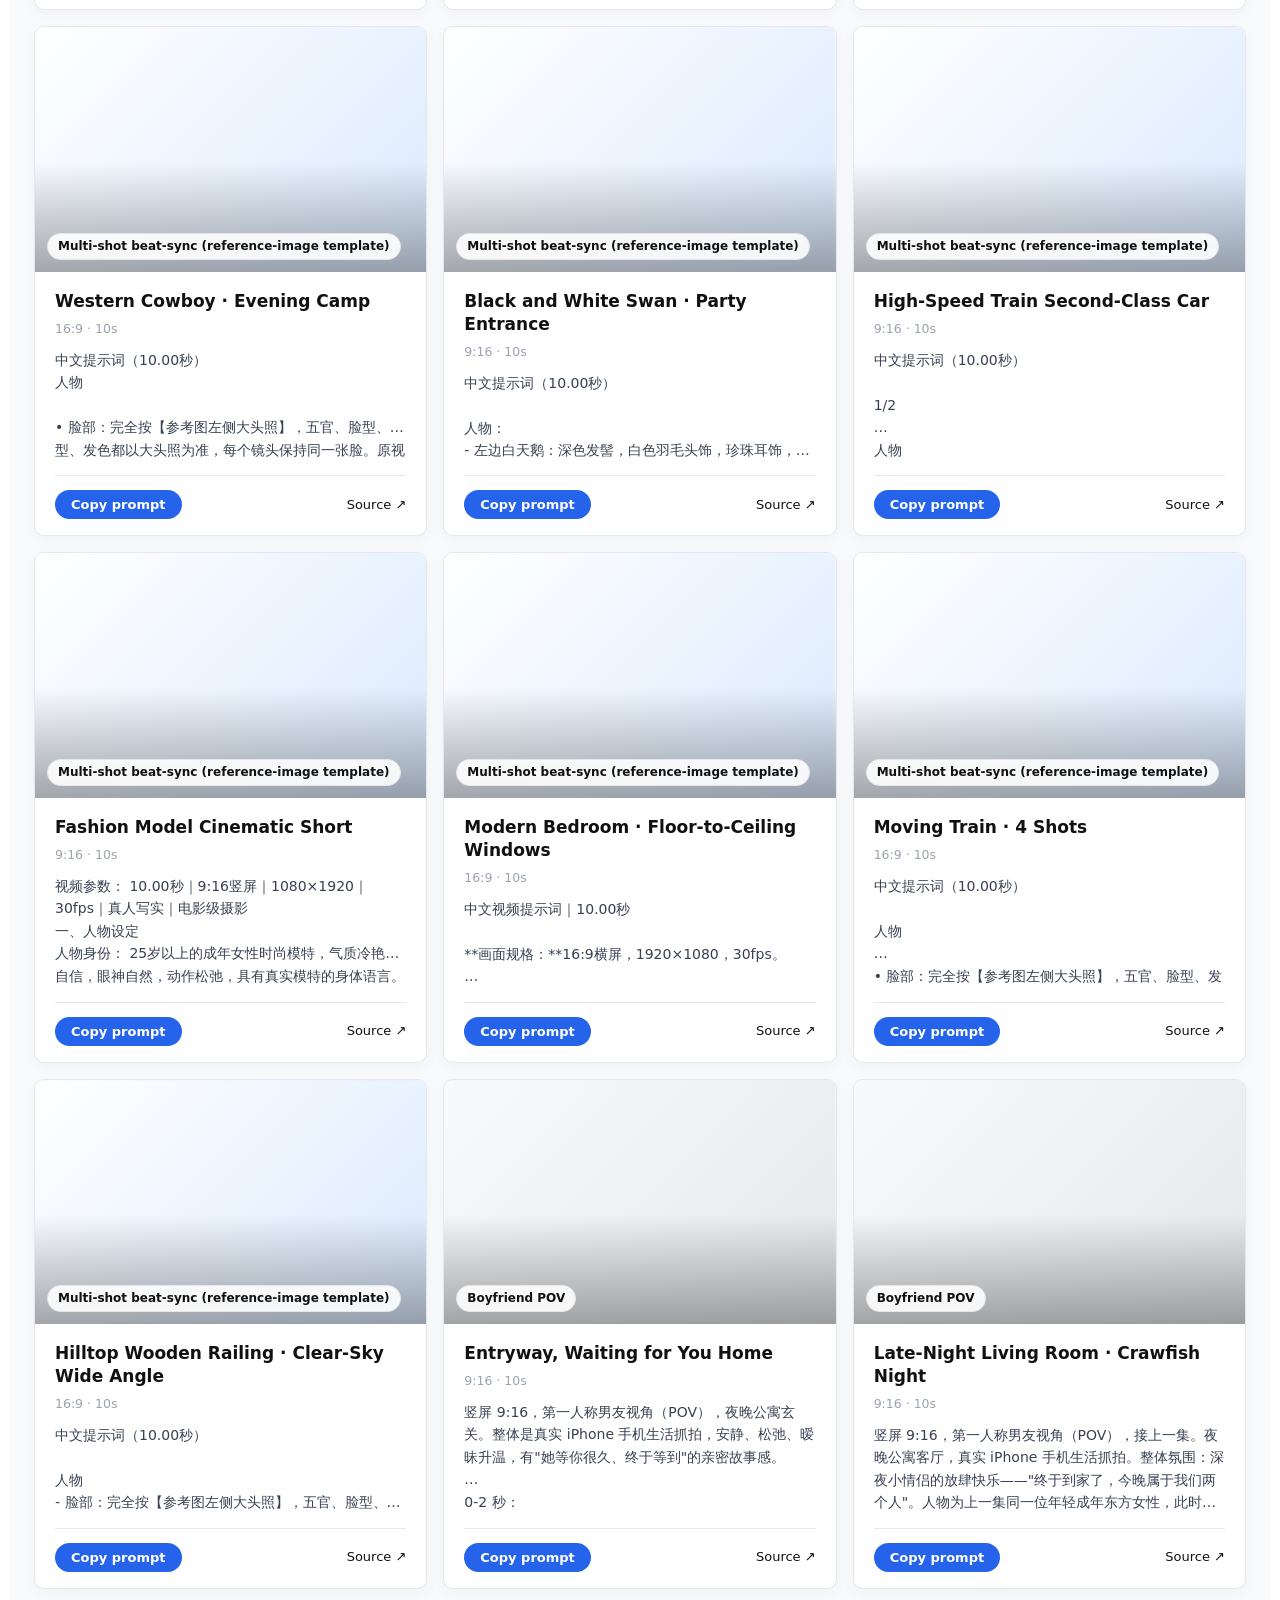
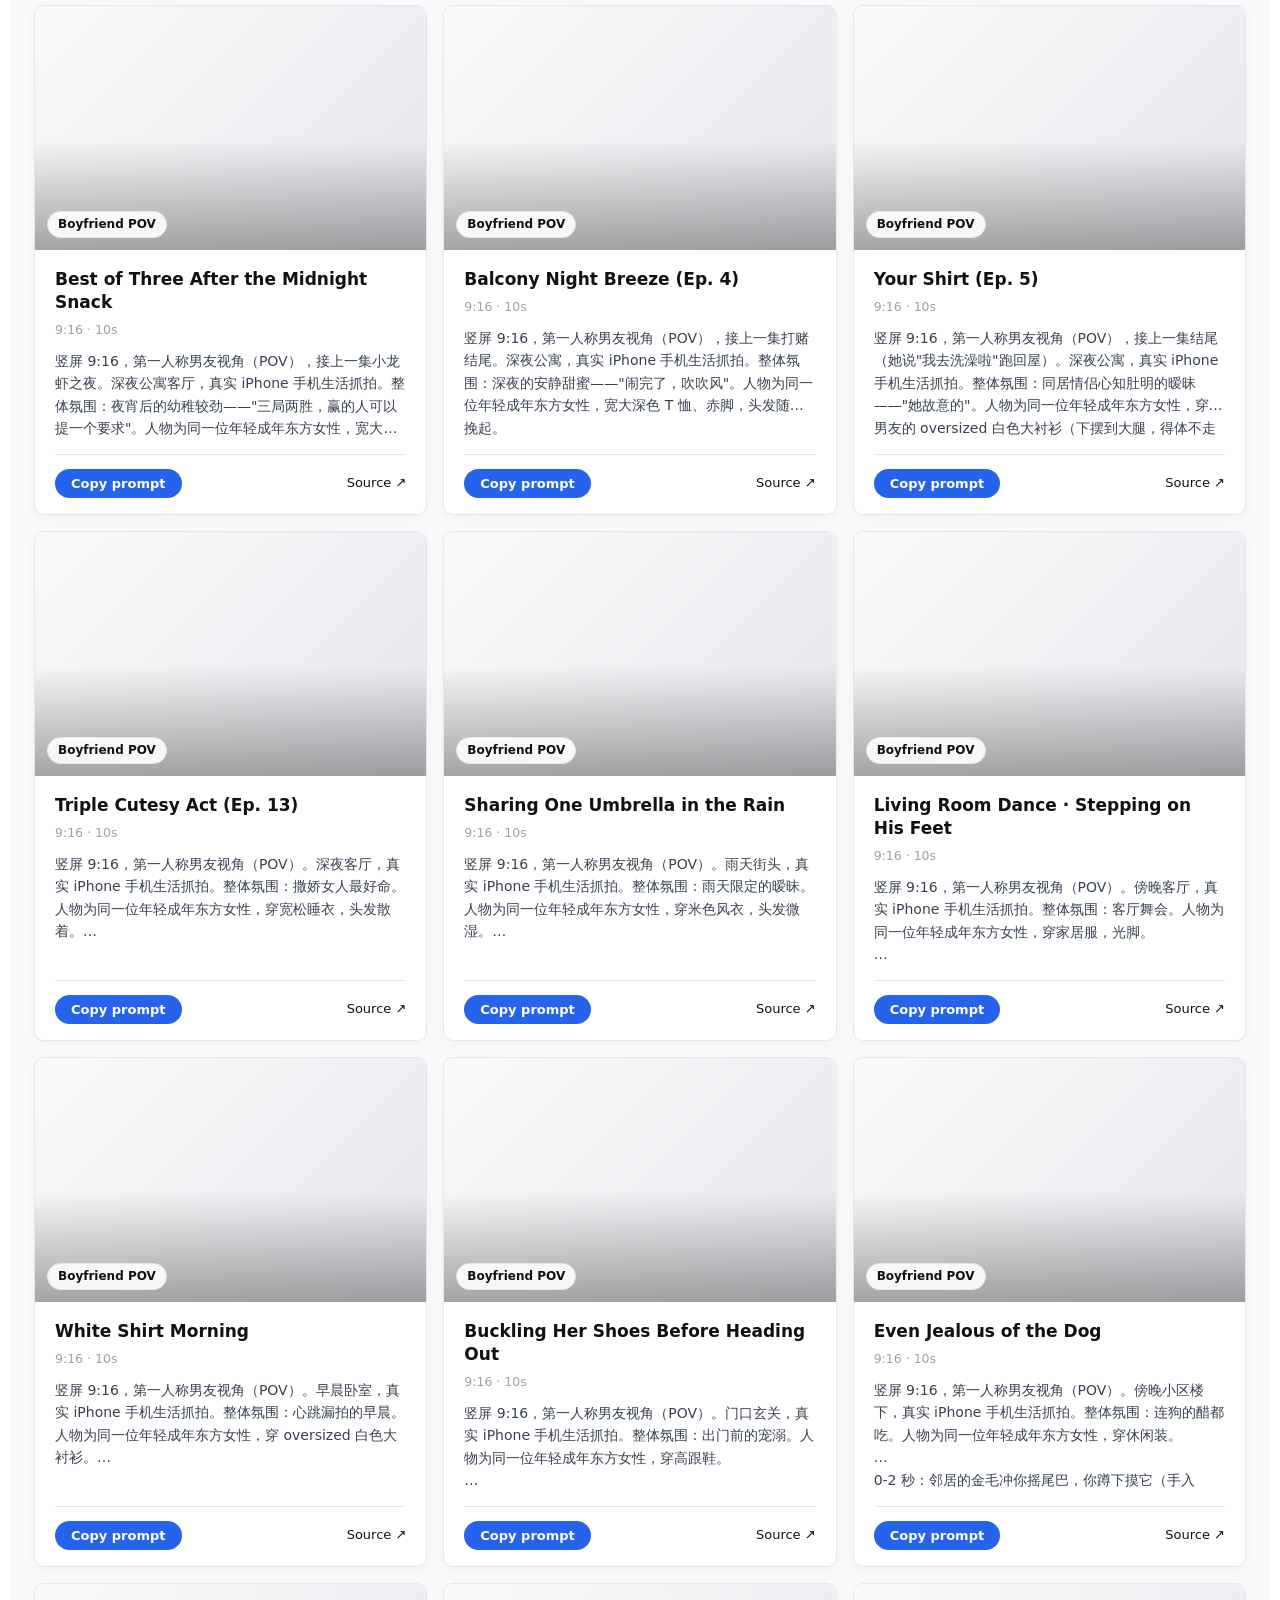
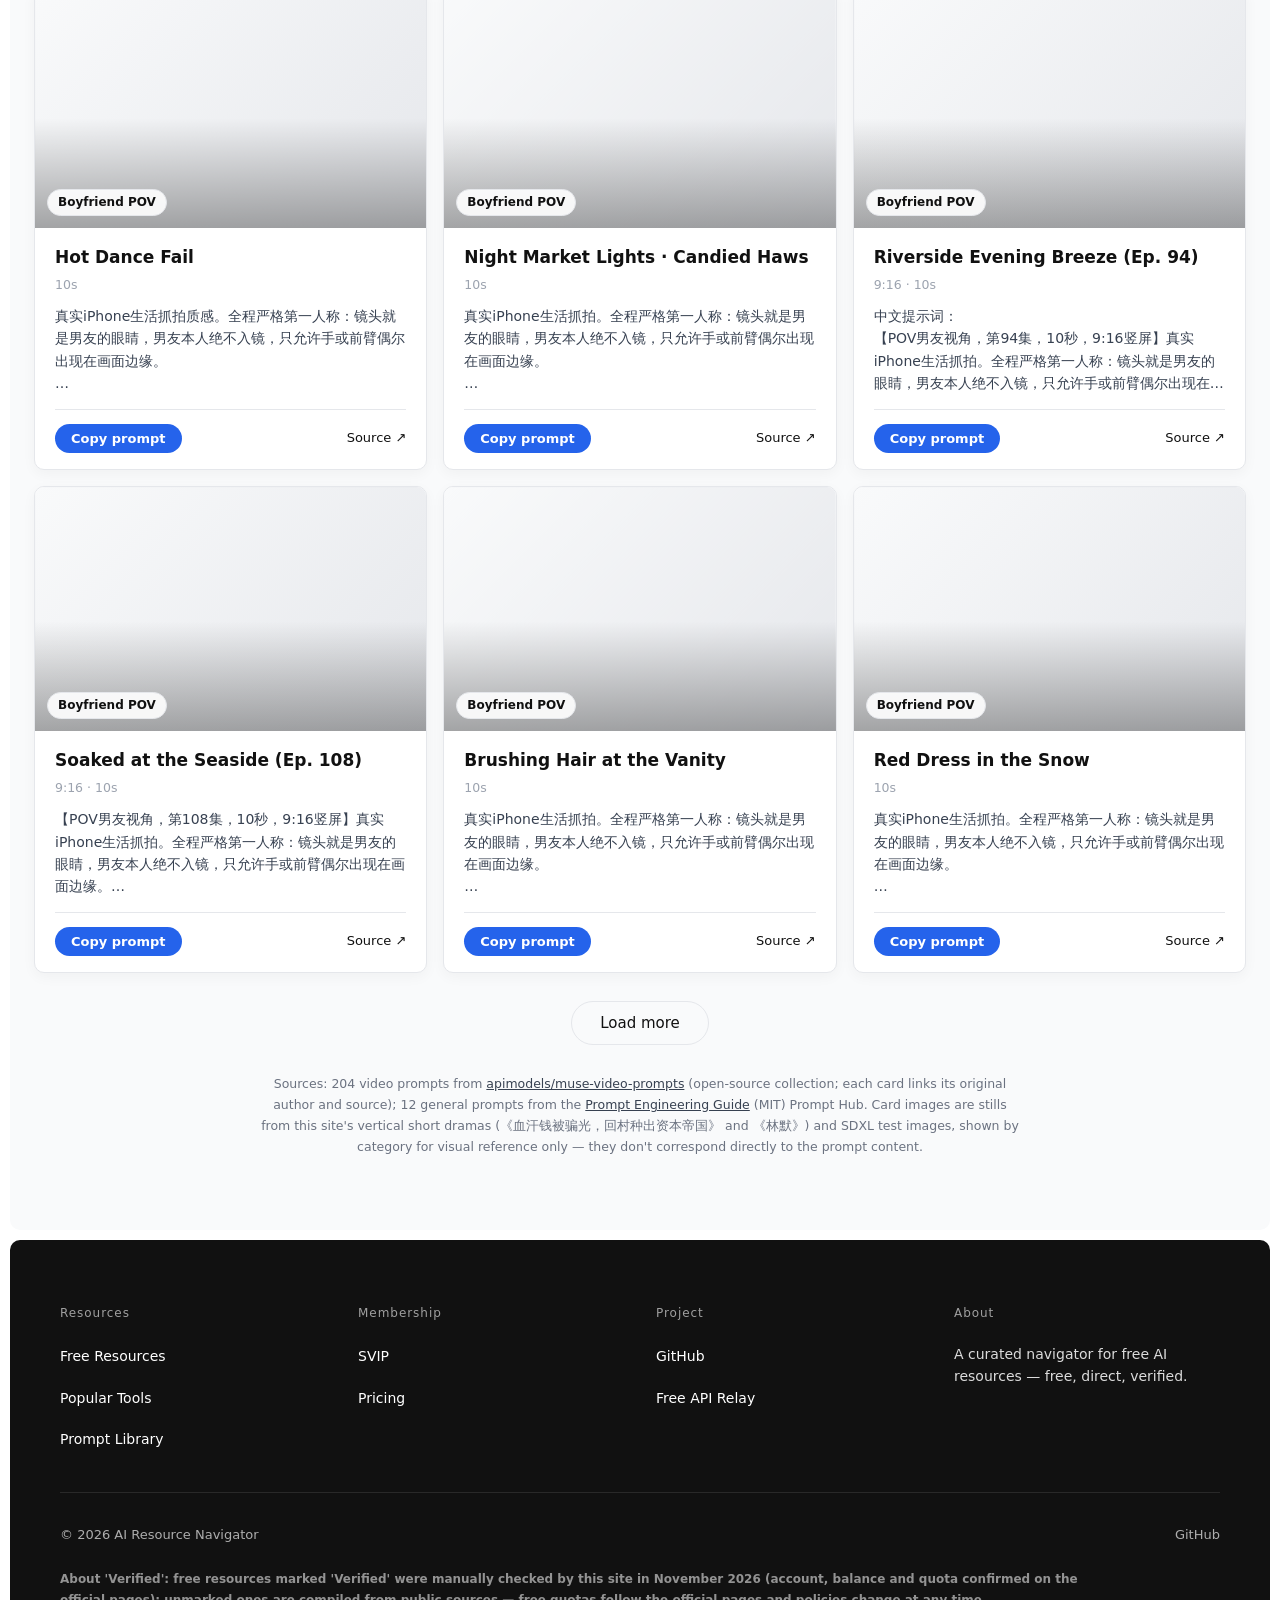
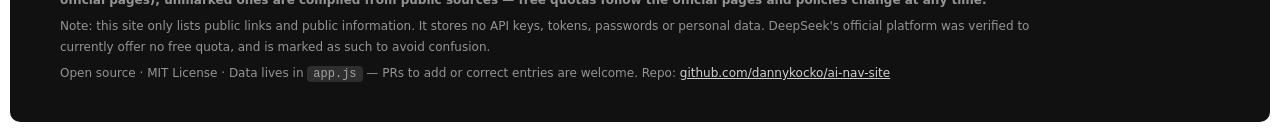
<file: prompts.html>
<!doctype html><html lang="en"><head><meta charset="UTF-8"><meta name="viewport" content="width=device-width, initial-scale=1"><title>Prompt Library — AI Resource Navigator</title><meta name="description" content="A curated navigator for free AI resources, tools, prompts, and membership."><link rel="stylesheet" href="styles.css"><script async src="https://pagead2.googlesyndication.com/pagead/js/adsbygoogle.js?client=ca-pub-4561887610959232" crossorigin="anonymous"></script></head><body><nav class="apple-nav" aria-label="Main navigation"><div class="nav-inner"><a class="nav-logo" href="index.html" data-i18n="nav.logo">AI Resource Navigator</a><div class="nav-links"><a href="index.html" data-i18n="nav.home">Home</a><a href="free.html" data-i18n="nav.free">Free resources</a><a href="tools.html" data-i18n="nav.tools">AI tools</a><a href="prompts.html" aria-current="page" data-i18n="nav.prompts">Prompts</a><a href="svip.html" data-i18n="nav.svip">SVIP</a></div><div class="nav-actions"><select id="langSelect" class="lang-select" aria-label="Language"></select><button type="button" class="nav-auth" id="navAuth" data-i18n="pay.login">Log in</button></div></div></nav><section class="prompts" id="prompts" aria-label="提示词库">
  <div class="wrap">
    <div class="section-head">
      <p class="eyebrow" data-i18n="prompts.eyebrow">提示词库</p>
      <h2 data-i18n="prompts.h2">好提示词，一句话出片。</h2>
      <p class="section-sub" data-i18n="prompts.sub">216 条精选提示词：204 条视频提示词来自开源合集，另有 12 条通用提示词。点复制，直接粘贴到你的 AI 工具里用。</p>
      <p class="prompt-lang-note" data-i18n="prompts.note">提示词正文保持原文（中文或英文），照原样使用；仅标题与分类已翻译。</p>
    </div>
    <div class="toolbar">
      <input id="promptSearch" type="search" placeholder="搜索提示词，如：古风、卡点、猫…" data-i18n-ph="prompts.searchPh" autocomplete="off" aria-label="搜索提示词">
    </div>
    <nav class="chips" id="promptChips" aria-label="提示词分类筛选"></nav>
    <p class="count" id="promptCount"></p>
    <div class="prompt-grid" id="promptGrid"></div>
    <p class="empty" id="promptEmpty" data-i18n="prompts.empty" hidden>没有找到匹配的提示词，换个关键词或分类试试。</p>
    <div class="load-more-wrap"><button type="button" class="btn-outline" id="promptMore" data-i18n="prompts.more" hidden>加载更多</button></div>
    <p class="source-note" data-i18n-html="prompts.sourceNote">来源：视频提示词 204 条来自 <a href="https://github.com/apimodels/muse-video-prompts" target="_blank" rel="noopener">apimodels/muse-video-prompts</a>（开源合集，各条原作者与原文链接见卡片）；通用提示词 12 条来自 <a href="https://www.promptingguide.ai/prompts" target="_blank" rel="noopener">Prompt Engineering Guide</a>（MIT 协议）Prompt Hub。卡片配图为本站竖屏短剧剧照（《血汗钱被骗光，回村种出资本帝国》与《林默》）与 SDXL 测试图，按分类展示，仅作视觉参考，与提示词内容无直接对应。</p>
  </div>
</section>

<footer class="site-footer">
  <div class="footer-inner">
    <div class="footer-grid">
      <div class="footer-col">
        <h4 data-i18n="footer.colResources">资源</h4>
        <ul>
          <li><a href="free.html" data-i18n="nav.free">免费资源</a></li>
          <li><a href="tools.html" data-i18n="nav.tools">热门工具</a></li>
          <li><a href="prompts.html" data-i18n="nav.prompts">提示词</a></li>
        </ul>
      </div>
      <div class="footer-col">
        <h4 data-i18n="footer.colMembership">会员</h4>
        <ul>
          <li><a href="svip.html" data-i18n="nav.svip">SVIP</a></li>
          <li><a href="svip.html" data-i18n="footer.pricing">定价</a></li>
        </ul>
      </div>
      <div class="footer-col">
        <h4 data-i18n="footer.colProject">项目</h4>
        <ul>
          <li><a href="https://github.com/dannykocko/ai-nav-site" target="_blank" rel="noopener">GitHub</a></li>
          <li><a href="https://api.worinima.ccwu.cc" target="_blank" rel="noopener" data-i18n="footer.api">免费 API 中转</a></li>
        </ul>
      </div>
      <div class="footer-col">
        <h4 data-i18n="footer.colAbout">关于</h4>
        <p data-i18n="footer.about">人工核实的免费 AI 资源导航，免费直达。</p>
      </div>
    </div>
    <div class="footer-bottom">
      <p>© 2026 AI Resource Navigator</p>
      <p class="footer-legal"><a href="https://github.com/dannykocko/ai-nav-site" target="_blank" rel="noopener">GitHub</a></p>
    </div>
    <div class="footer-note">
      <p><strong data-i18n="footer.p1">关于“已验证”：带「已验证」标记的免费资源是本站于 2026 年 11 月人工核实过的（账号、余额、额度均在官方页面确认）；未标记的为公开资料整理，免费额度以官方页面为准，各家政策随时会变。</strong></p>
      <p data-i18n="footer.p2">说明：本站只收录公开链接与公开信息，不存储任何 API Key、Token、密码或个人信息。DeepSeek 官方平台经核实目前无免费额度，已如实标注，避免误导。</p>
      <p data-i18n-html="footer.p3">开源项目 · MIT License · 数据在 <code>app.js</code> 里，欢迎提交 PR 补充或纠错。仓库：<a href="https://github.com/dannykocko/ai-nav-site" target="_blank" rel="noopener">github.com/dannykocko/ai-nav-site</a></p>
    </div>
  </div>
</footer>

<div class="toast" id="toast" role="status" aria-live="polite" data-i18n="toast">已复制 ✓</div>

<!-- SVIP 登录 / 注册弹窗 -->
<div class="modal" id="authModal" hidden>
  <div class="modal-backdrop" data-close-auth></div>
  <div class="modal-card" role="dialog" aria-modal="true">
    <button type="button" class="modal-x" data-close-auth aria-label="×">×</button>
    <h3 data-i18n="pay.authTitle">登录 / 注册 SVIP</h3>
    <p class="modal-sub" data-i18n="pay.authSub">登录后即可用 USDT 开通会员。</p>
    <div class="auth-tabs">
      <button type="button" class="auth-tab active" data-mode="login" data-i18n="pay.login">登录</button>
      <button type="button" class="auth-tab" data-mode="register" data-i18n="pay.register">注册</button>
    </div>
    <form id="authForm">
      <label><span data-i18n="pay.email">邮箱</span><input type="email" id="authEmail" required autocomplete="email" data-i18n-ph="pay.emailPh" placeholder="输入邮箱"></label>
      <label><span data-i18n="pay.password">密码</span><input type="password" id="authPassword" required minlength="8" autocomplete="current-password" data-i18n-ph="pay.passwordPh" placeholder="至少 8 位"></label>
      <label id="confirmPwRow" hidden><span data-i18n="pay.confirmPassword">确认密码</span><input type="password" id="authPassword2" minlength="8" autocomplete="new-password" data-i18n-ph="pay.confirmPasswordPh" placeholder="再次输入密码"></label>
      <div class="code-row" id="codeRow" hidden>
        <label><span data-i18n="pay.code">邮箱验证码</span><input type="text" id="authCode" inputmode="numeric" maxlength="6" autocomplete="one-time-code" data-i18n-ph="pay.codePh" placeholder="6 位验证码"></label>
        <button type="button" class="btn-outline code-btn" id="sendCodeBtn" data-i18n="pay.sendCode">发送验证码</button>
      </div>
      <p class="form-err" id="authErr" hidden></p>
      <button type="submit" class="btn-primary auth-submit" id="authSubmit" data-i18n="pay.loginBtn">登录</button>
    </form>
    <p class="auth-switch"><span id="authSwitchText" data-i18n="pay.noAccount">还没有账号？</span> <button type="button" class="link-btn" id="authSwitch" data-i18n="pay.register">注册</button></p>
  </div>
</div>

<!-- SVIP 付款弹窗 -->
<div class="modal" id="orderModal" hidden>
  <div class="modal-backdrop" data-close-order></div>
  <div class="modal-card order-card" role="dialog" aria-modal="true">
    <button type="button" class="modal-x" data-close-order aria-label="×">×</button>
    <h3 data-i18n="pay.orderTitle">扫码付款</h3>
    <div id="orderBody"></div>
  </div>
</div>

<script src="i18n.js"></script><script src="app.js"></script><script src="prompts.js"></script><script src="pay.js"></script></body></html>
</file>
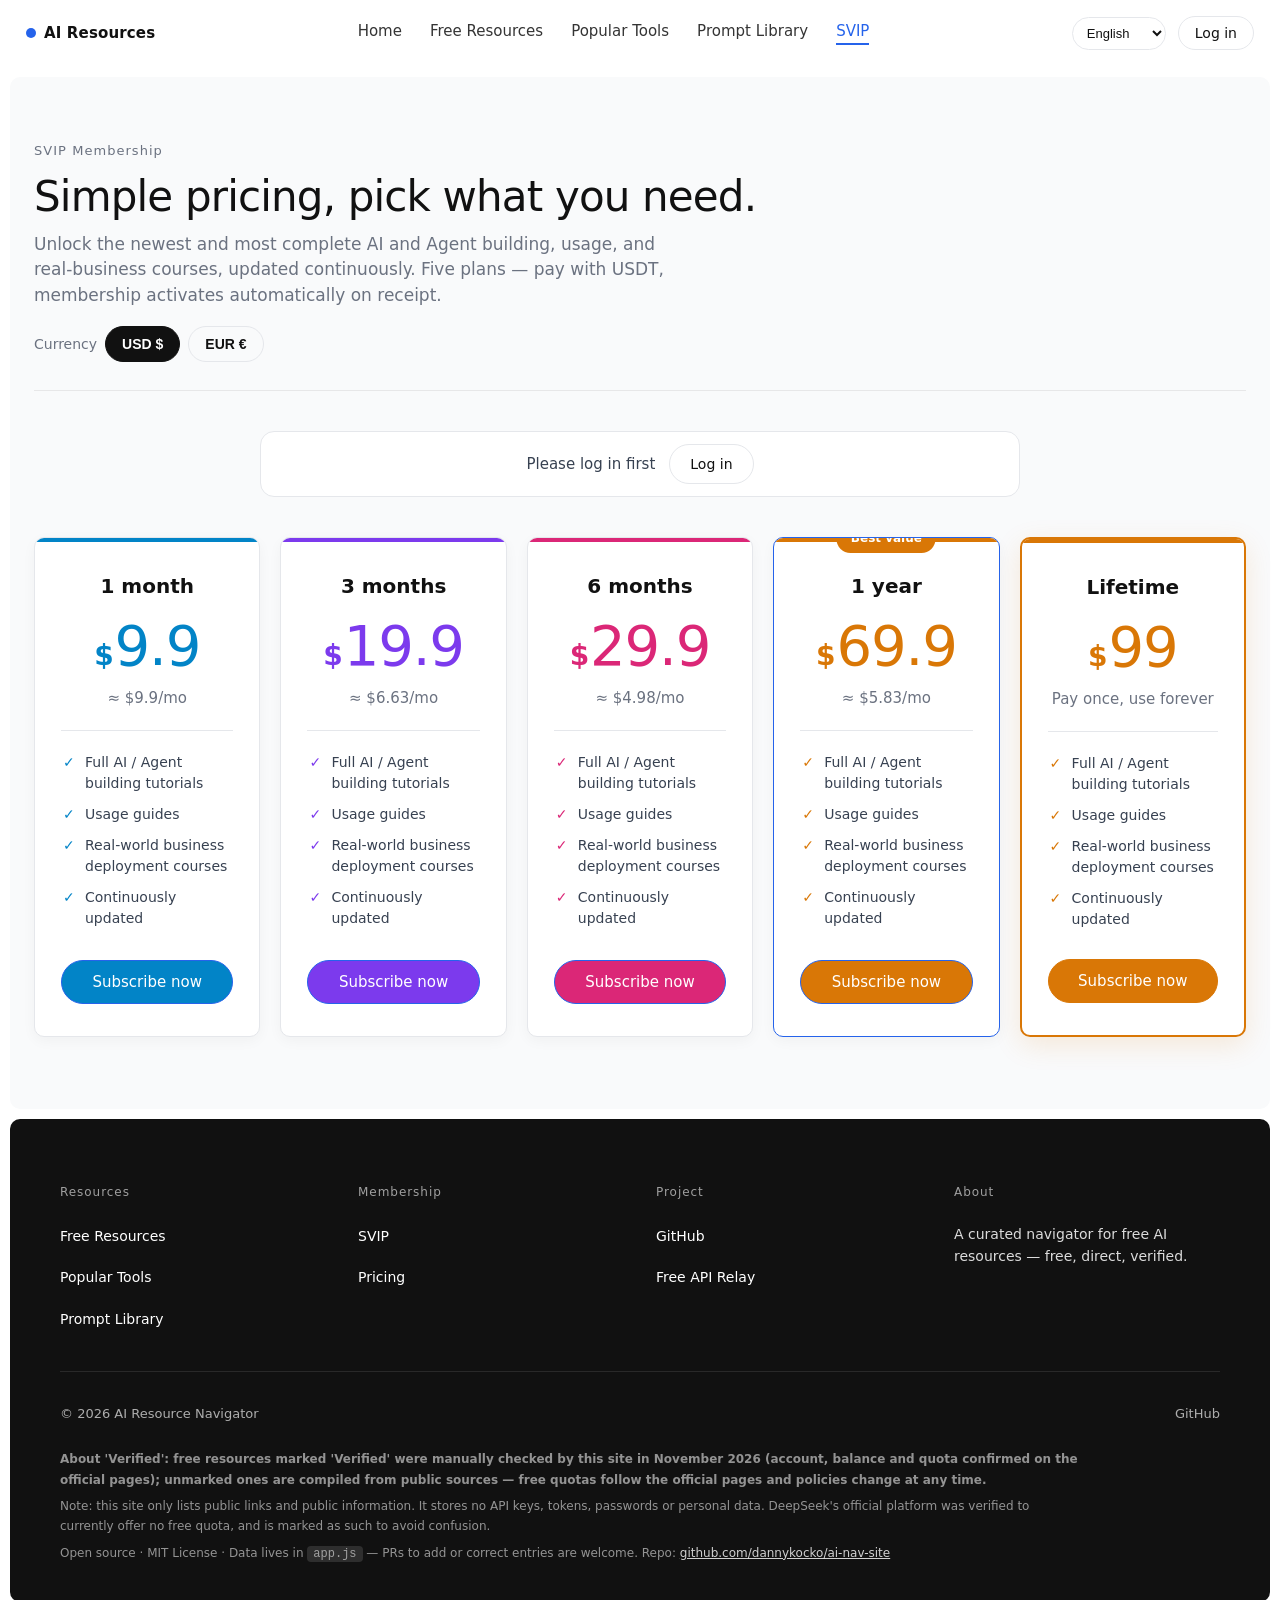
<file: svip.html>
<!doctype html><html lang="en"><head><meta charset="UTF-8"><meta name="viewport" content="width=device-width, initial-scale=1"><title>SVIP Membership — AI Resource Navigator</title><meta name="description" content="A curated navigator for free AI resources, tools, prompts, and membership."><link rel="stylesheet" href="styles.css"><script async src="https://pagead2.googlesyndication.com/pagead/js/adsbygoogle.js?client=ca-pub-4561887610959232" crossorigin="anonymous"></script></head><body><nav class="apple-nav" aria-label="Main navigation"><div class="nav-inner"><a class="nav-logo" href="index.html" data-i18n="nav.logo">AI Resource Navigator</a><div class="nav-links"><a href="index.html" data-i18n="nav.home">Home</a><a href="free.html" data-i18n="nav.free">Free resources</a><a href="tools.html" data-i18n="nav.tools">AI tools</a><a href="prompts.html" data-i18n="nav.prompts">Prompts</a><a href="svip.html" aria-current="page" data-i18n="nav.svip">SVIP</a></div><div class="nav-actions"><select id="langSelect" class="lang-select" aria-label="Language"></select><button type="button" class="nav-auth" id="navAuth" data-i18n="pay.login">Log in</button></div></div></nav><section class="pricing" id="pricing" aria-label="SVIP 会员">
  <div class="wrap">
    <div class="section-head">
      <p class="eyebrow" data-i18n="pricing.eyebrow">SVIP 会员</p>
      <h2 data-i18n="pricing.h2">价格简单，按需开通。</h2>
      <p class="section-sub" data-i18n="pricing.sub">解锁 AI 与 Agent 搭建、使用、落地业务的最新最全教程课程，持续更新。四档可选，支持 USDT 支付，到账自动开通。</p>
      <div class="currency-toggle" role="group" aria-label="Currency">
        <span class="cur-label" data-i18n="pricing.currency">货币</span>
        <button type="button" class="cur-btn active" data-currency="usd">USD $</button>
        <button type="button" class="cur-btn" data-currency="eur">EUR €</button>
      </div>
    </div>
    <div class="member-bar" id="memberBar"></div>
    <div class="pricing-grid">
      <article class="price-card plan-month">
        <h3 data-i18n="pricing.plan.month">一个月</h3>
        <p class="price"><span class="currency">$</span><span class="price-amount">9.9</span></p>
        <p class="per" data-per-plan="month"></p>
        <ul class="benefits">
          <li data-i18n="pricing.benefit1">AI / Agent 搭建全教程</li>
          <li data-i18n="pricing.benefit2">使用指南</li>
          <li data-i18n="pricing.benefit3">落地业务实战课程</li>
          <li data-i18n="pricing.benefit4">持续更新</li>
        </ul>
        <button type="button" class="btn-primary price-btn" data-plan="month" data-i18n="pricing.btn">立即开通</button>
      </article>
      <article class="price-card plan-quarter">
        <h3 data-i18n="pricing.plan.quarter">三个月</h3>
        <p class="price"><span class="currency">$</span><span class="price-amount">19.9</span></p>
        <p class="per" data-per-plan="quarter"></p>
        <ul class="benefits">
          <li data-i18n="pricing.benefit1">AI / Agent 搭建全教程</li>
          <li data-i18n="pricing.benefit2">使用指南</li>
          <li data-i18n="pricing.benefit3">落地业务实战课程</li>
          <li data-i18n="pricing.benefit4">持续更新</li>
        </ul>
        <button type="button" class="btn-primary price-btn" data-plan="quarter" data-i18n="pricing.btn">立即开通</button>
      </article>
      <article class="price-card plan-half">
        <h3 data-i18n="pricing.plan.half">半年</h3>
        <p class="price"><span class="currency">$</span><span class="price-amount">29.9</span></p>
        <p class="per" data-per-plan="half"></p>
        <ul class="benefits">
          <li data-i18n="pricing.benefit1">AI / Agent 搭建全教程</li>
          <li data-i18n="pricing.benefit2">使用指南</li>
          <li data-i18n="pricing.benefit3">落地业务实战课程</li>
          <li data-i18n="pricing.benefit4">持续更新</li>
        </ul>
        <button type="button" class="btn-primary price-btn" data-plan="half" data-i18n="pricing.btn">立即开通</button>
      </article>
      <article class="price-card featured plan-year">
        <span class="best-badge" data-i18n="pricing.best">最划算</span>
        <h3 data-i18n="pricing.plan.year">一年</h3>
        <p class="price"><span class="currency">$</span><span class="price-amount">69.9</span></p>
        <p class="per" data-per-plan="year"></p>
        <ul class="benefits">
          <li data-i18n="pricing.benefit1">AI / Agent 搭建全教程</li>
          <li data-i18n="pricing.benefit2">使用指南</li>
          <li data-i18n="pricing.benefit3">落地业务实战课程</li>
          <li data-i18n="pricing.benefit4">持续更新</li>
        </ul>
        <button type="button" class="btn-primary price-btn" data-plan="year" data-i18n="pricing.btn">立即开通</button>
      </article>
      <article class="price-card plan-lifetime">
        <h3 data-i18n="pricing.plan.lifetime">永久</h3>
        <p class="price"><span class="currency">$</span><span class="price-amount">99</span></p>
        <p class="per" data-per-plan="lifetime"></p>
        <ul class="benefits">
          <li data-i18n="pricing.benefit1">AI / Agent 搭建全教程</li>
          <li data-i18n="pricing.benefit2">使用指南</li>
          <li data-i18n="pricing.benefit3">落地业务实战课程</li>
          <li data-i18n="pricing.benefit4">持续更新</li>
        </ul>
        <button type="button" class="btn-primary price-btn" data-plan="lifetime" data-i18n="pricing.btn">立即开通</button>
      </article>
    </div>
  </div>
</section>

<footer class="site-footer">
  <div class="footer-inner">
    <div class="footer-grid">
      <div class="footer-col">
        <h4 data-i18n="footer.colResources">资源</h4>
        <ul>
          <li><a href="free.html" data-i18n="nav.free">免费资源</a></li>
          <li><a href="tools.html" data-i18n="nav.tools">热门工具</a></li>
          <li><a href="prompts.html" data-i18n="nav.prompts">提示词</a></li>
        </ul>
      </div>
      <div class="footer-col">
        <h4 data-i18n="footer.colMembership">会员</h4>
        <ul>
          <li><a href="svip.html" data-i18n="nav.svip">SVIP</a></li>
          <li><a href="svip.html" data-i18n="footer.pricing">定价</a></li>
        </ul>
      </div>
      <div class="footer-col">
        <h4 data-i18n="footer.colProject">项目</h4>
        <ul>
          <li><a href="https://github.com/dannykocko/ai-nav-site" target="_blank" rel="noopener">GitHub</a></li>
          <li><a href="https://api.worinima.ccwu.cc" target="_blank" rel="noopener" data-i18n="footer.api">免费 API 中转</a></li>
        </ul>
      </div>
      <div class="footer-col">
        <h4 data-i18n="footer.colAbout">关于</h4>
        <p data-i18n="footer.about">人工核实的免费 AI 资源导航，免费直达。</p>
      </div>
    </div>
    <div class="footer-bottom">
      <p>© 2026 AI Resource Navigator</p>
      <p class="footer-legal"><a href="https://github.com/dannykocko/ai-nav-site" target="_blank" rel="noopener">GitHub</a></p>
    </div>
    <div class="footer-note">
      <p><strong data-i18n="footer.p1">关于“已验证”：带「已验证」标记的免费资源是本站于 2026 年 11 月人工核实过的（账号、余额、额度均在官方页面确认）；未标记的为公开资料整理，免费额度以官方页面为准，各家政策随时会变。</strong></p>
      <p data-i18n="footer.p2">说明：本站只收录公开链接与公开信息，不存储任何 API Key、Token、密码或个人信息。DeepSeek 官方平台经核实目前无免费额度，已如实标注，避免误导。</p>
      <p data-i18n-html="footer.p3">开源项目 · MIT License · 数据在 <code>app.js</code> 里，欢迎提交 PR 补充或纠错。仓库：<a href="https://github.com/dannykocko/ai-nav-site" target="_blank" rel="noopener">github.com/dannykocko/ai-nav-site</a></p>
    </div>
  </div>
</footer>

<div class="toast" id="toast" role="status" aria-live="polite" data-i18n="toast">已复制 ✓</div>

<!-- SVIP 登录 / 注册弹窗 -->
<div class="modal" id="authModal" hidden>
  <div class="modal-backdrop" data-close-auth></div>
  <div class="modal-card" role="dialog" aria-modal="true">
    <button type="button" class="modal-x" data-close-auth aria-label="×">×</button>
    <h3 data-i18n="pay.authTitle">登录 / 注册 SVIP</h3>
    <p class="modal-sub" data-i18n="pay.authSub">登录后即可用 USDT 开通会员。</p>
    <div class="auth-tabs">
      <button type="button" class="auth-tab active" data-mode="login" data-i18n="pay.login">登录</button>
      <button type="button" class="auth-tab" data-mode="register" data-i18n="pay.register">注册</button>
    </div>
    <form id="authForm">
      <label><span data-i18n="pay.email">邮箱</span><input type="email" id="authEmail" required autocomplete="email" data-i18n-ph="pay.emailPh" placeholder="输入邮箱"></label>
      <label><span data-i18n="pay.password">密码</span><input type="password" id="authPassword" required minlength="8" autocomplete="current-password" data-i18n-ph="pay.passwordPh" placeholder="至少 8 位"></label>
      <label id="confirmPwRow" hidden><span data-i18n="pay.confirmPassword">确认密码</span><input type="password" id="authPassword2" minlength="8" autocomplete="new-password" data-i18n-ph="pay.confirmPasswordPh" placeholder="再次输入密码"></label>
      <div class="code-row" id="codeRow" hidden>
        <label><span data-i18n="pay.code">邮箱验证码</span><input type="text" id="authCode" inputmode="numeric" maxlength="6" autocomplete="one-time-code" data-i18n-ph="pay.codePh" placeholder="6 位验证码"></label>
        <button type="button" class="btn-outline code-btn" id="sendCodeBtn" data-i18n="pay.sendCode">发送验证码</button>
      </div>
      <p class="form-err" id="authErr" hidden></p>
      <button type="submit" class="btn-primary auth-submit" id="authSubmit" data-i18n="pay.loginBtn">登录</button>
    </form>
    <p class="auth-switch"><span id="authSwitchText" data-i18n="pay.noAccount">还没有账号？</span> <button type="button" class="link-btn" id="authSwitch" data-i18n="pay.register">注册</button></p>
  </div>
</div>

<!-- SVIP 付款弹窗 -->
<div class="modal" id="orderModal" hidden>
  <div class="modal-backdrop" data-close-order></div>
  <div class="modal-card order-card" role="dialog" aria-modal="true">
    <button type="button" class="modal-x" data-close-order aria-label="×">×</button>
    <h3 data-i18n="pay.orderTitle">扫码付款</h3>
    <div id="orderBody"></div>
  </div>
</div>

<script src="i18n.js"></script><script src="app.js"></script><script src="prompts.js"></script><script src="pay.js"></script></body></html>
</file>
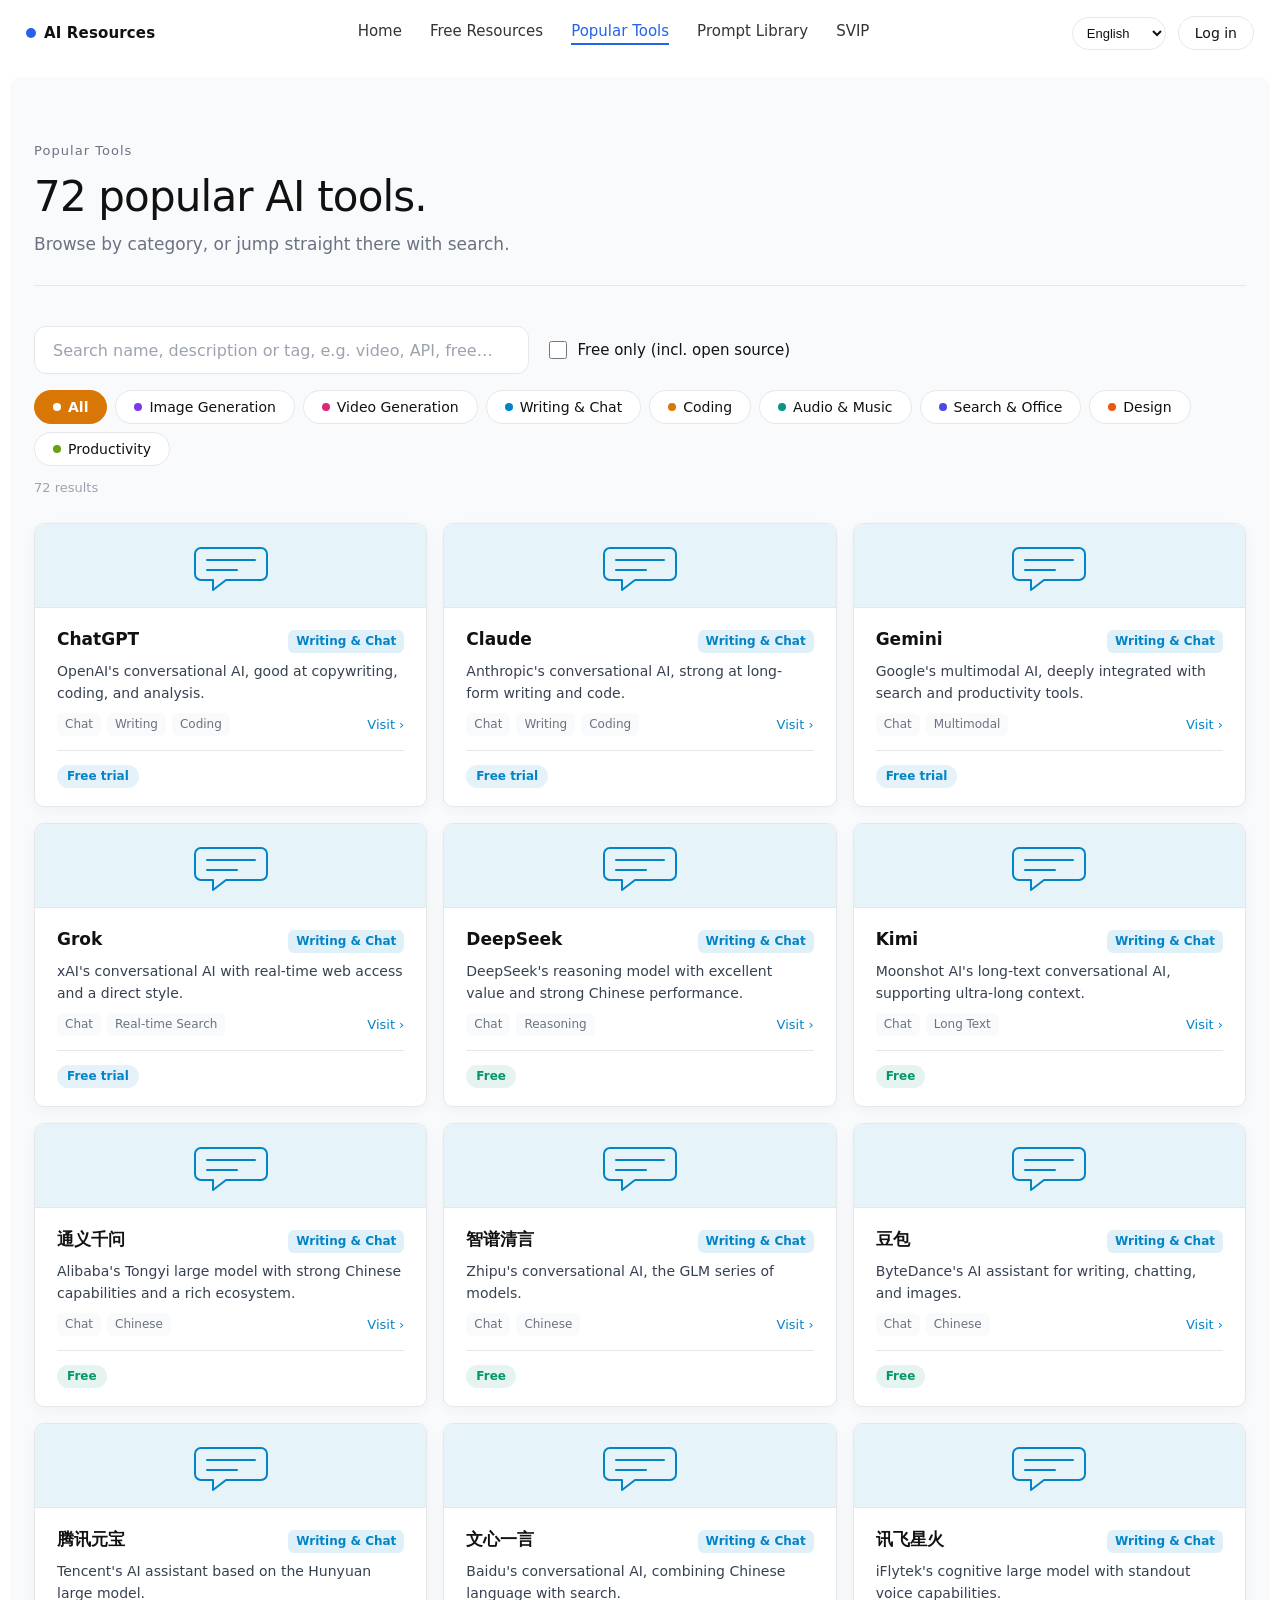
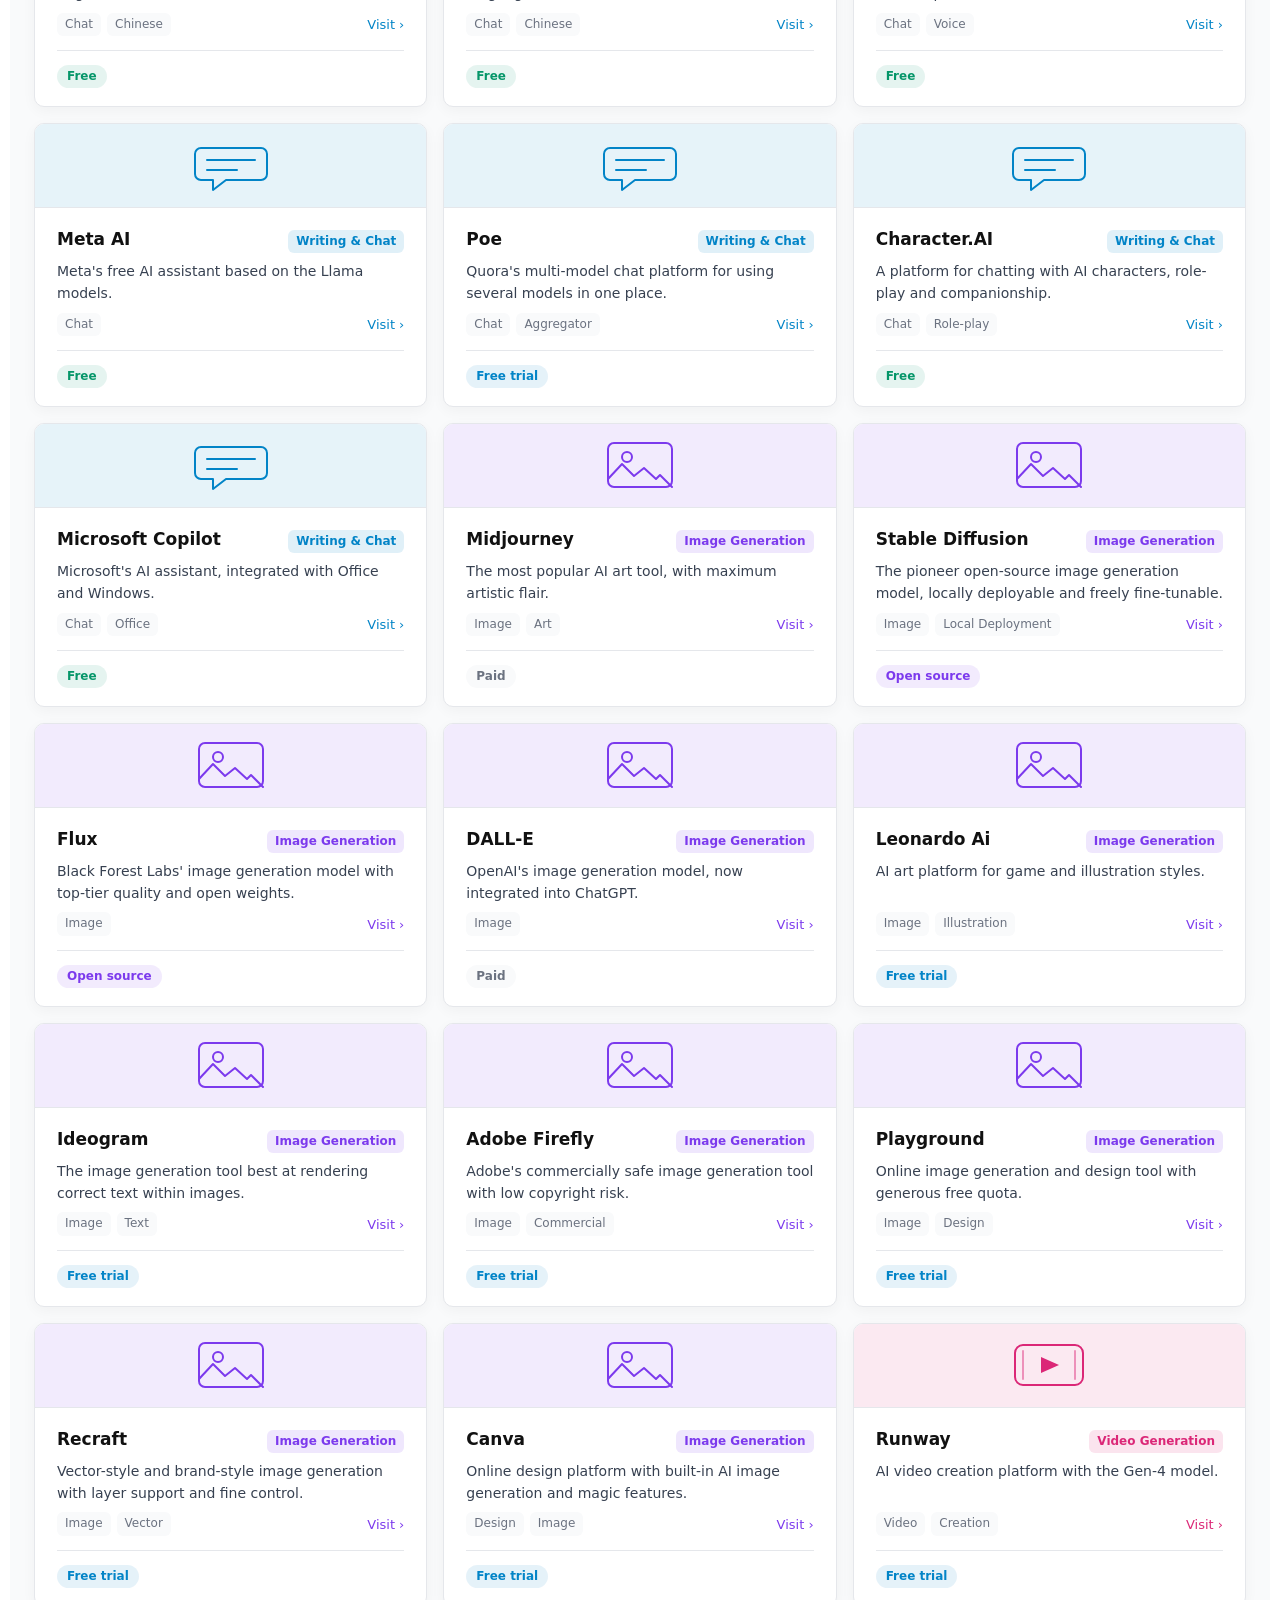
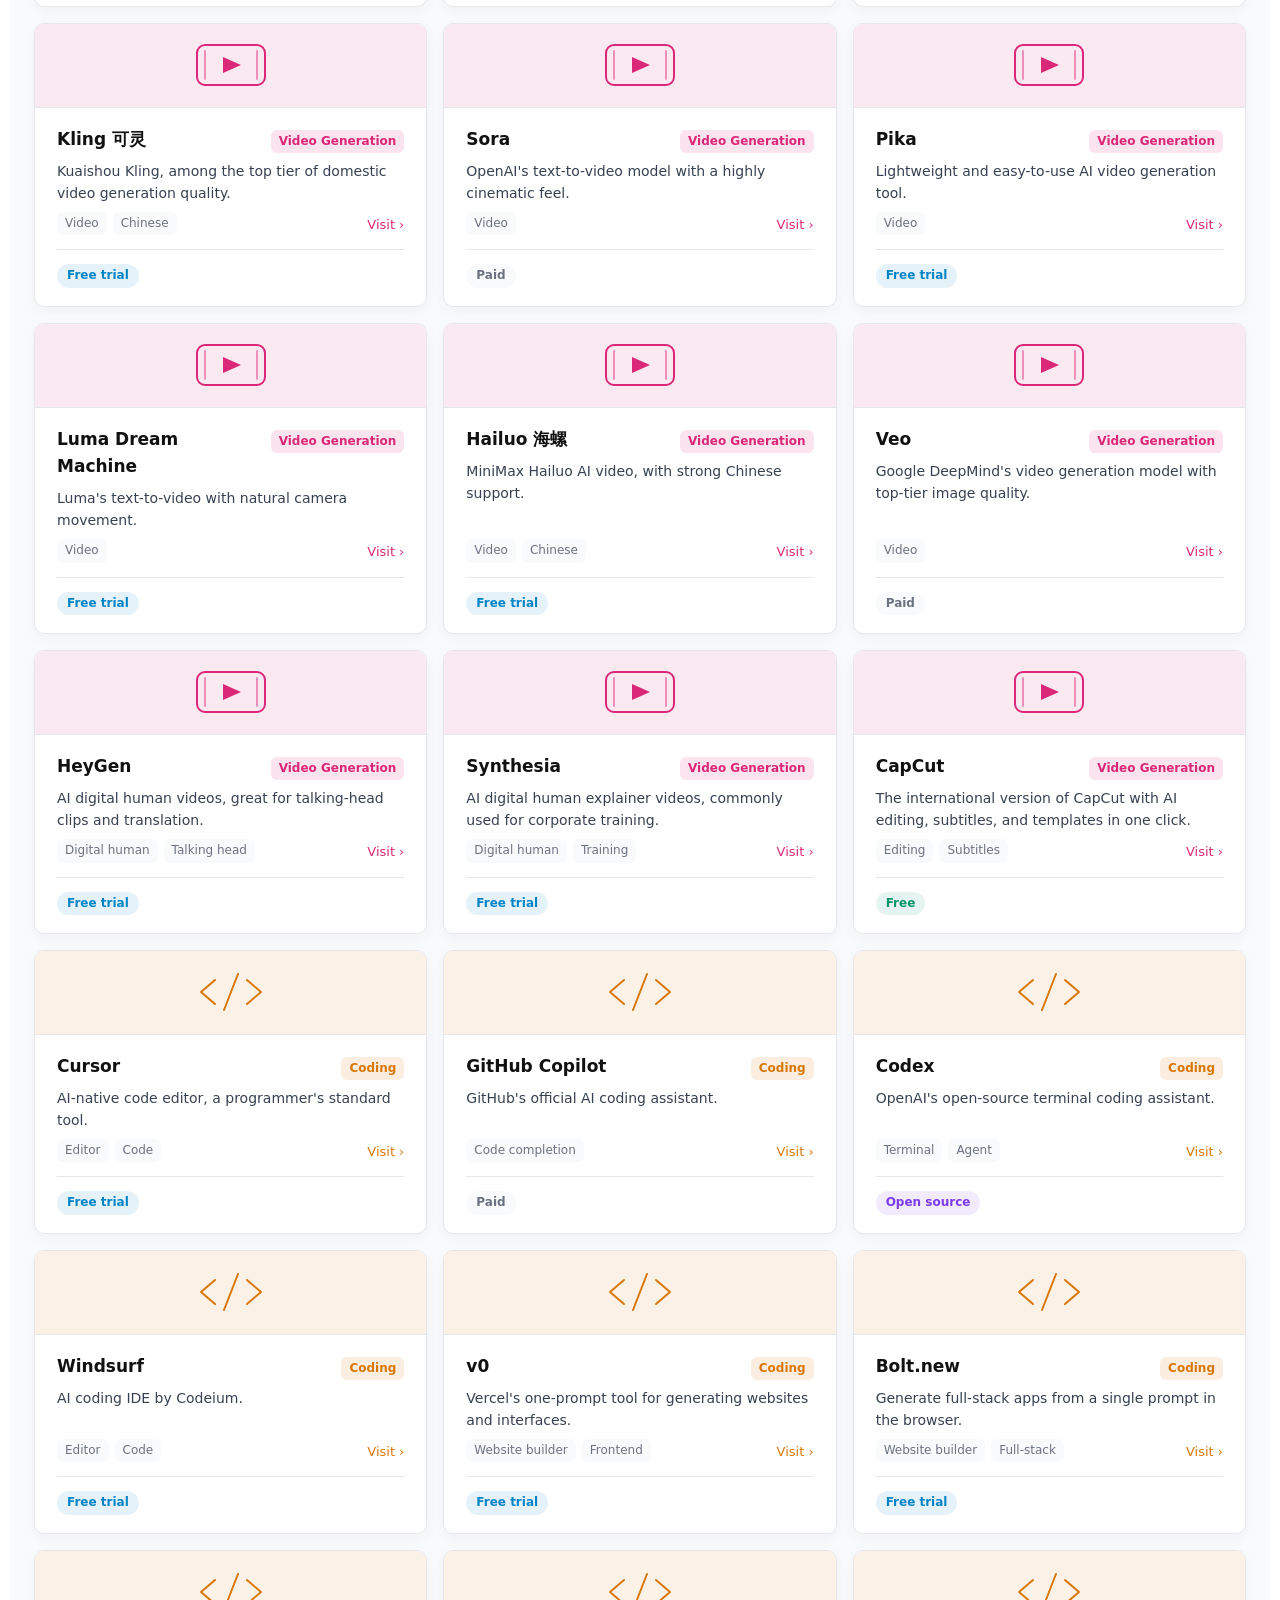
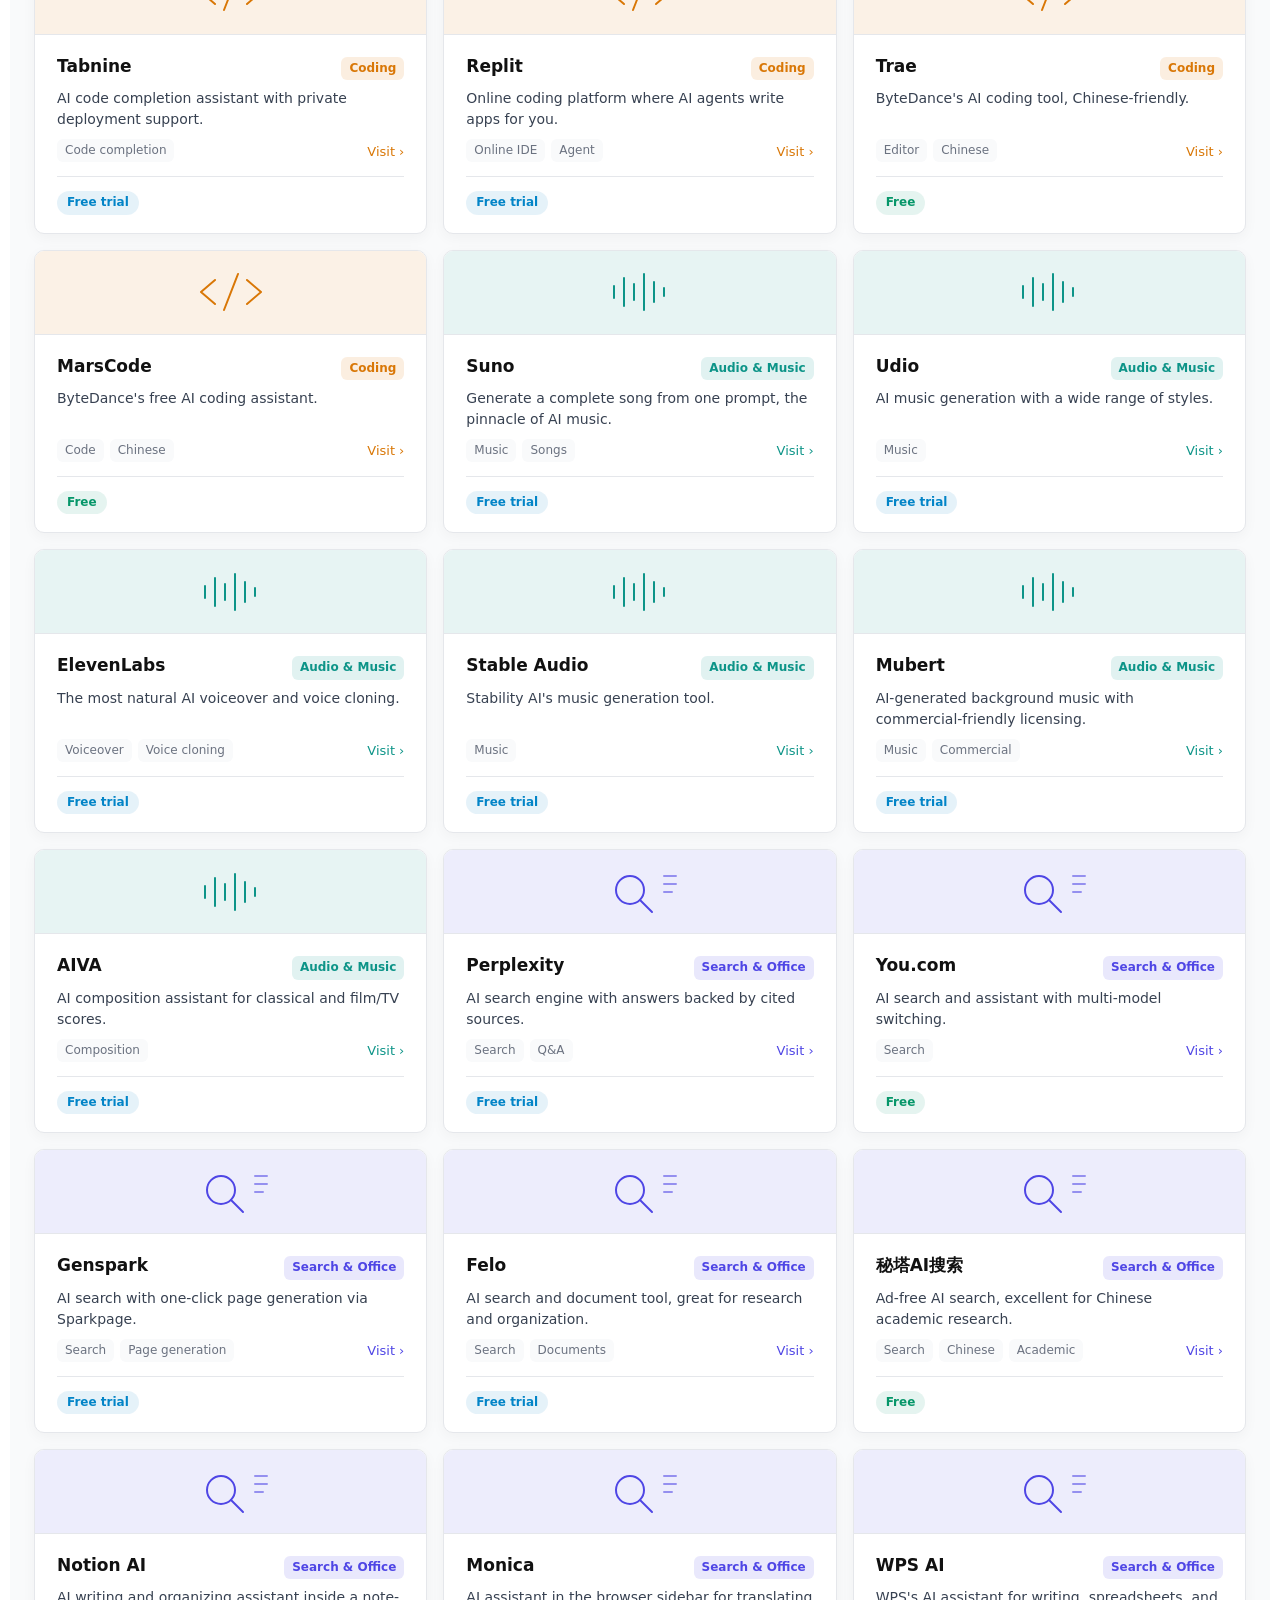
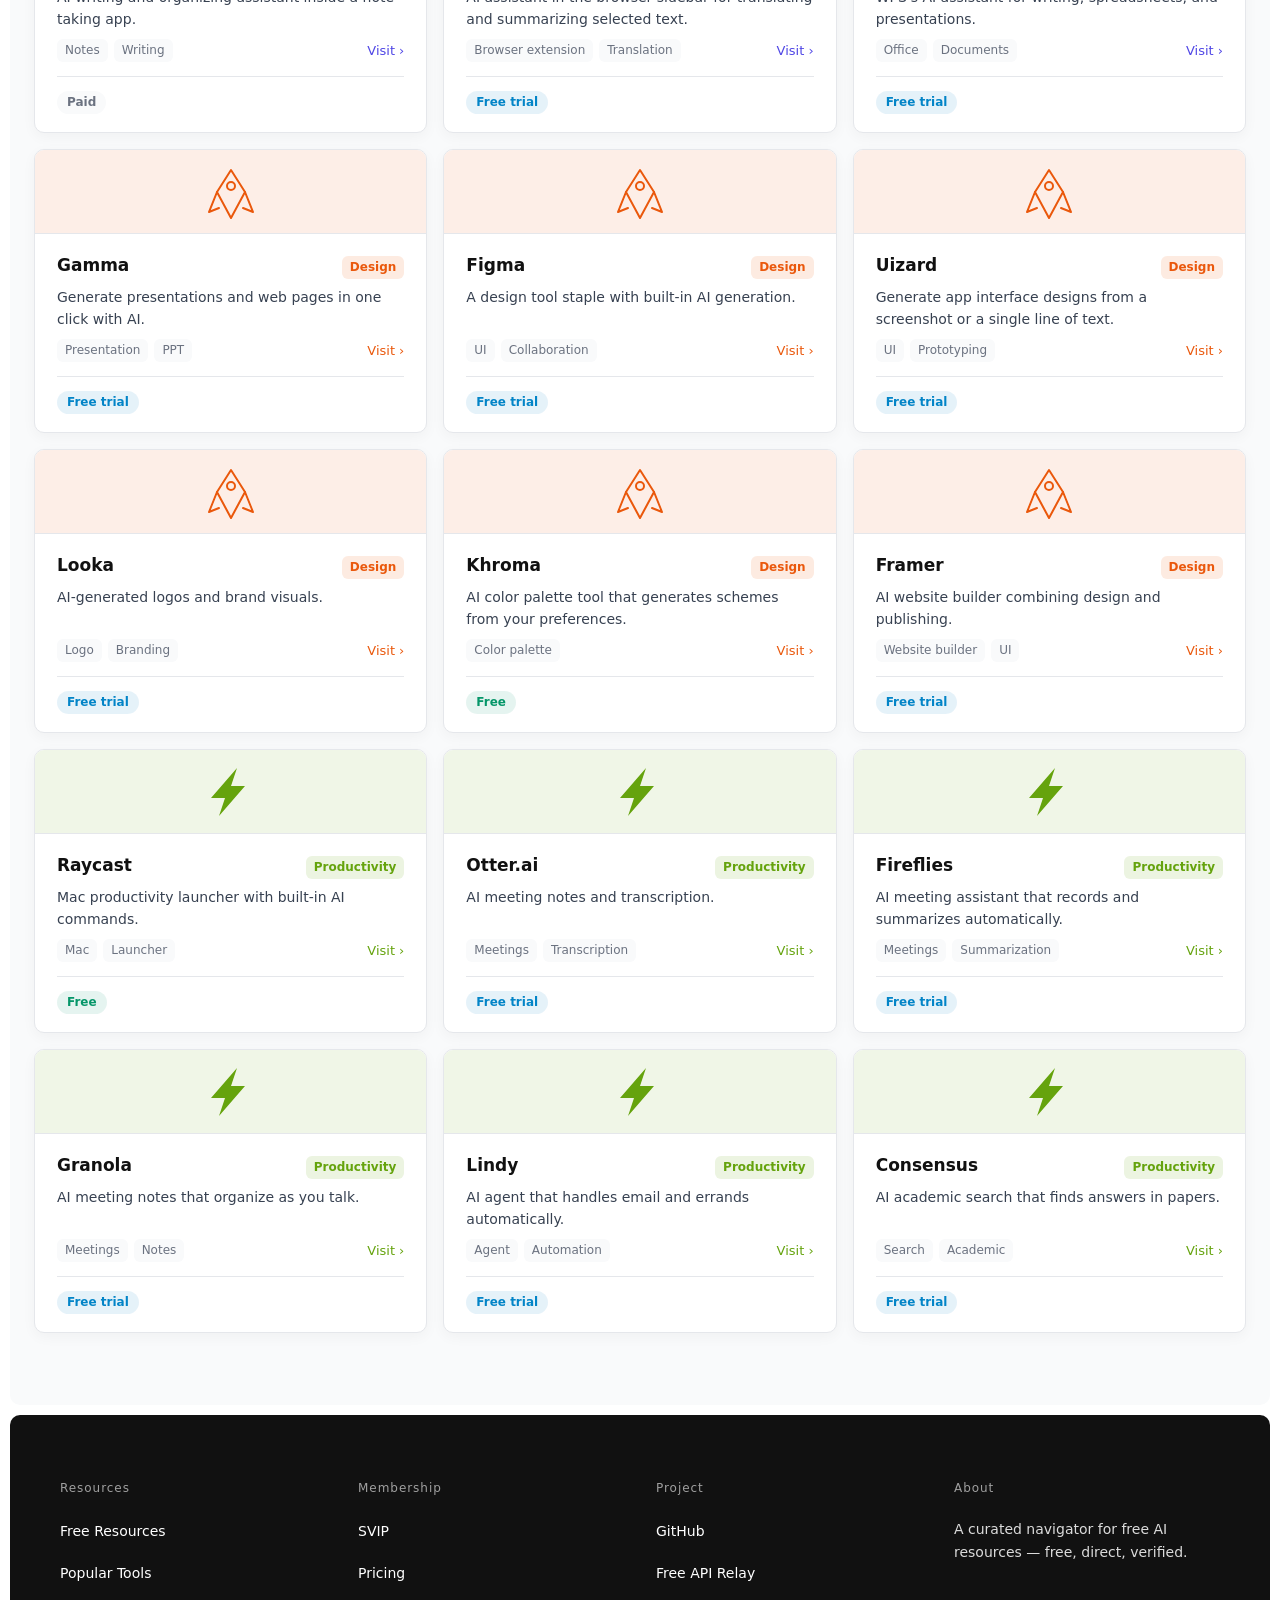
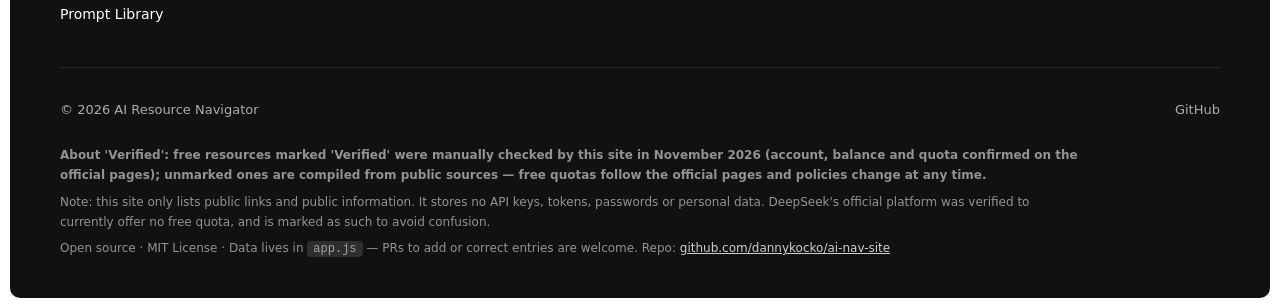
<file: tools.html>
<!doctype html><html lang="en"><head><meta charset="UTF-8"><meta name="viewport" content="width=device-width, initial-scale=1"><title>AI Tools — AI Resource Navigator</title><meta name="description" content="A curated navigator for free AI resources, tools, prompts, and membership."><link rel="stylesheet" href="styles.css"><script async src="https://pagead2.googlesyndication.com/pagead/js/adsbygoogle.js?client=ca-pub-4561887610959232" crossorigin="anonymous"></script></head><body><nav class="apple-nav" aria-label="Main navigation"><div class="nav-inner"><a class="nav-logo" href="index.html" data-i18n="nav.logo">AI Resource Navigator</a><div class="nav-links"><a href="index.html" data-i18n="nav.home">Home</a><a href="free.html" data-i18n="nav.free">Free resources</a><a href="tools.html" aria-current="page" data-i18n="nav.tools">AI tools</a><a href="prompts.html" data-i18n="nav.prompts">Prompts</a><a href="svip.html" data-i18n="nav.svip">SVIP</a></div><div class="nav-actions"><select id="langSelect" class="lang-select" aria-label="Language"></select><button type="button" class="nav-auth" id="navAuth" data-i18n="pay.login">Log in</button></div></div></nav><section class="tools" id="tools" aria-label="热门 AI 工具">
  <div class="wrap">
    <div class="section-head">
      <p class="eyebrow" data-i18n="tools.eyebrow">热门工具</p>
      <h2 data-i18n="tools.h2">72 款热门 AI 工具。</h2>
      <p class="section-sub" data-i18n="tools.sub">按分类浏览，或用搜索直达。</p>
    </div>
    <div class="toolbar">
      <input id="search" type="search" placeholder="搜索工具名、描述或标签，如：视频、API、免费…" data-i18n-ph="tools.searchPh" autocomplete="off" aria-label="搜索工具">
      <label class="free-only"><input type="checkbox" id="freeOnly"> <span data-i18n="tools.freeOnly">只看免费（含开源）</span></label>
    </div>
    <nav class="chips" id="chips" aria-label="分类筛选"></nav>
    <p class="count" id="count"></p>
    <div class="grid" id="grid"></div>
    <p class="empty" id="empty" data-i18n="tools.empty" hidden>没有找到匹配的工具，换个关键词或分类试试。</p>
  </div>
</section>

<footer class="site-footer">
  <div class="footer-inner">
    <div class="footer-grid">
      <div class="footer-col">
        <h4 data-i18n="footer.colResources">资源</h4>
        <ul>
          <li><a href="free.html" data-i18n="nav.free">免费资源</a></li>
          <li><a href="tools.html" data-i18n="nav.tools">热门工具</a></li>
          <li><a href="prompts.html" data-i18n="nav.prompts">提示词</a></li>
        </ul>
      </div>
      <div class="footer-col">
        <h4 data-i18n="footer.colMembership">会员</h4>
        <ul>
          <li><a href="svip.html" data-i18n="nav.svip">SVIP</a></li>
          <li><a href="svip.html" data-i18n="footer.pricing">定价</a></li>
        </ul>
      </div>
      <div class="footer-col">
        <h4 data-i18n="footer.colProject">项目</h4>
        <ul>
          <li><a href="https://github.com/dannykocko/ai-nav-site" target="_blank" rel="noopener">GitHub</a></li>
          <li><a href="https://api.worinima.ccwu.cc" target="_blank" rel="noopener" data-i18n="footer.api">免费 API 中转</a></li>
        </ul>
      </div>
      <div class="footer-col">
        <h4 data-i18n="footer.colAbout">关于</h4>
        <p data-i18n="footer.about">人工核实的免费 AI 资源导航，免费直达。</p>
      </div>
    </div>
    <div class="footer-bottom">
      <p>© 2026 AI Resource Navigator</p>
      <p class="footer-legal"><a href="https://github.com/dannykocko/ai-nav-site" target="_blank" rel="noopener">GitHub</a></p>
    </div>
    <div class="footer-note">
      <p><strong data-i18n="footer.p1">关于“已验证”：带「已验证」标记的免费资源是本站于 2026 年 11 月人工核实过的（账号、余额、额度均在官方页面确认）；未标记的为公开资料整理，免费额度以官方页面为准，各家政策随时会变。</strong></p>
      <p data-i18n="footer.p2">说明：本站只收录公开链接与公开信息，不存储任何 API Key、Token、密码或个人信息。DeepSeek 官方平台经核实目前无免费额度，已如实标注，避免误导。</p>
      <p data-i18n-html="footer.p3">开源项目 · MIT License · 数据在 <code>app.js</code> 里，欢迎提交 PR 补充或纠错。仓库：<a href="https://github.com/dannykocko/ai-nav-site" target="_blank" rel="noopener">github.com/dannykocko/ai-nav-site</a></p>
    </div>
  </div>
</footer>

<div class="toast" id="toast" role="status" aria-live="polite" data-i18n="toast">已复制 ✓</div>

<!-- SVIP 登录 / 注册弹窗 -->
<div class="modal" id="authModal" hidden>
  <div class="modal-backdrop" data-close-auth></div>
  <div class="modal-card" role="dialog" aria-modal="true">
    <button type="button" class="modal-x" data-close-auth aria-label="×">×</button>
    <h3 data-i18n="pay.authTitle">登录 / 注册 SVIP</h3>
    <p class="modal-sub" data-i18n="pay.authSub">登录后即可用 USDT 开通会员。</p>
    <div class="auth-tabs">
      <button type="button" class="auth-tab active" data-mode="login" data-i18n="pay.login">登录</button>
      <button type="button" class="auth-tab" data-mode="register" data-i18n="pay.register">注册</button>
    </div>
    <form id="authForm">
      <label><span data-i18n="pay.email">邮箱</span><input type="email" id="authEmail" required autocomplete="email" data-i18n-ph="pay.emailPh" placeholder="输入邮箱"></label>
      <label><span data-i18n="pay.password">密码</span><input type="password" id="authPassword" required minlength="8" autocomplete="current-password" data-i18n-ph="pay.passwordPh" placeholder="至少 8 位"></label>
      <label id="confirmPwRow" hidden><span data-i18n="pay.confirmPassword">确认密码</span><input type="password" id="authPassword2" minlength="8" autocomplete="new-password" data-i18n-ph="pay.confirmPasswordPh" placeholder="再次输入密码"></label>
      <div class="code-row" id="codeRow" hidden>
        <label><span data-i18n="pay.code">邮箱验证码</span><input type="text" id="authCode" inputmode="numeric" maxlength="6" autocomplete="one-time-code" data-i18n-ph="pay.codePh" placeholder="6 位验证码"></label>
        <button type="button" class="btn-outline code-btn" id="sendCodeBtn" data-i18n="pay.sendCode">发送验证码</button>
      </div>
      <p class="form-err" id="authErr" hidden></p>
      <button type="submit" class="btn-primary auth-submit" id="authSubmit" data-i18n="pay.loginBtn">登录</button>
    </form>
    <p class="auth-switch"><span id="authSwitchText" data-i18n="pay.noAccount">还没有账号？</span> <button type="button" class="link-btn" id="authSwitch" data-i18n="pay.register">注册</button></p>
  </div>
</div>

<!-- SVIP 付款弹窗 -->
<div class="modal" id="orderModal" hidden>
  <div class="modal-backdrop" data-close-order></div>
  <div class="modal-card order-card" role="dialog" aria-modal="true">
    <button type="button" class="modal-x" data-close-order aria-label="×">×</button>
    <h3 data-i18n="pay.orderTitle">扫码付款</h3>
    <div id="orderBody"></div>
  </div>
</div>

<script src="i18n.js"></script><script src="app.js"></script><script src="prompts.js"></script><script src="pay.js"></script></body></html>
</file>
<file: styles.css>
/* AI 资源导航 · b.ai 结构 + 舒适配色（白底 + 蓝点缀，零外部依赖，纯 CSS）
   结构参考 b.ai：固定导航（滚动后毛玻璃）、大标题 hero、全屏圆角区块、细线分隔、
   深色圆角页脚。配色保持舒适的白底 + 蓝点缀，不用 b.ai 的米白/黄橄榄。 */
:root {
  --text: #111111;
  --body: #374151;
  --muted: #6B7280;
  --faint: #9CA3AF;
  --link: #2563EB;
  --blue: #2563EB;
  --blue-hover: #1D4ED8;
  --blue-soft: #EFF6FF;
  --bg: #FFFFFF;
  --bg2: #F9FAFB;
  --panel: #F9FAFB;
  --card: #FFFFFF;
  --border: #E5E7EB;
  --hairline: rgba(17, 17, 17, 0.08);
  --card-border: #E5E7EB;
  --green: #059669;
  --green-bg: rgba(5, 150, 105, 0.1);
  --gold: #D97706;
  --gold-bg: rgba(217, 119, 6, 0.1);
  --purple: #7C3AED;
  --purple-bg: rgba(124, 58, 237, 0.1);
  --radius: 10px;
  --radius-lg: 18px;
  /* 分类强调色（与 app.js CAT_COLORS 同一份色值，干净分明） */
  --cat-free: #059669;
  --cat-img: #7C3AED;
  --cat-video: #DB2777;
  --cat-write: #0284C7;
  --cat-code: #D97706;
  --cat-audio: #0D9488;
  --cat-search: #4F46E5;
  --cat-design: #EA580C;
  --cat-eff: #65A30D;
}

* { box-sizing: border-box; }

/* hidden 属性必须始终隐藏元素：表单 label 等规则会设 display，覆盖浏览器默认的 display:none */
[hidden] { display: none !important; }

html { scroll-behavior: smooth; }

body {
  margin: 0;
  background: var(--bg);
  color: var(--text);
  font-family: system-ui, -apple-system, "Segoe UI", "Helvetica Neue", Arial,
    "PingFang SC", "Hiragino Sans GB", "Microsoft YaHei", sans-serif;
  line-height: 1.6;
  -webkit-font-smoothing: antialiased;
}

/* b.ai 式内容宽度：功能区 1400px，导航/页脚 1420px */
.wrap { max-width: 1400px; margin: 0 auto; padding: 0 24px; }

a { color: var(--link); }

/* ---------- 顶部导航（b.ai 式：顶部透明，滚动后白底毛玻璃） ---------- */
.apple-nav {
  position: sticky;
  top: 0;
  z-index: 100;
  background: transparent;
  border-bottom: 1px solid transparent;
  transition: background 0.3s ease, border-color 0.3s ease;
}
.apple-nav.scrolled {
  background: rgba(255, 255, 255, 0.8);
  -webkit-backdrop-filter: blur(12px);
  backdrop-filter: blur(12px);
  border-bottom-color: var(--border);
}
.nav-inner {
  max-width: 1420px;
  margin: 0 auto;
  padding: 16px 26px;
  display: flex;
  align-items: center;
  justify-content: space-between;
  gap: 16px;
}
.nav-logo {
  display: inline-flex;
  align-items: center;
  color: var(--text);
  font-size: 15px;
  font-weight: 600;
  letter-spacing: 0.01em;
  text-decoration: none;
  white-space: nowrap;
}
.nav-logo::before {
  content: "";
  display: inline-block;
  width: 10px;
  height: 10px;
  margin-right: 8px;
  border-radius: 50%;
  background: var(--blue);
}
.nav-links { display: flex; align-items: center; gap: 28px; }
.nav-links a {
  color: var(--text);
  font-size: 15px;
  font-weight: 500;
  line-height: 20px;
  text-decoration: none;
  white-space: nowrap;
  opacity: 0.85;
  border-bottom: 2px solid transparent;
  padding-bottom: 2px;
  transition: color 0.2s ease, border-color 0.2s ease, opacity 0.2s ease;
}
.nav-links a:hover { opacity: 1; color: var(--blue); border-bottom-color: var(--blue); }
.nav-links a[aria-current="page"] { opacity: 1; color: var(--blue); border-bottom-color: var(--blue); }
.nav-actions { display: flex; align-items: center; gap: 12px; }
.lang-select {
  background: #fff;
  color: var(--text);
  border: 1px solid var(--border);
  border-radius: 999px;
  padding: 7px 10px;
  font-size: 13px;
  outline: none;
  cursor: pointer;
  white-space: nowrap;
}
.lang-select:focus-visible { border-color: var(--blue); }
.lang-select option { color: #111111; }

/* 登录按钮：b.ai 式白底 pill */
.nav-auth {
  background: #fff;
  color: var(--text);
  border: 1px solid var(--border);
  border-radius: 999px;
  padding: 8px 16px;
  font-size: 14px;
  font-weight: 500;
  font-family: inherit;
  cursor: pointer;
  white-space: nowrap;
  max-width: 200px;
  overflow: hidden;
  text-overflow: ellipsis;
  transition: border-color 0.2s ease, color 0.2s ease;
}
.nav-auth:hover { border-color: var(--blue); color: var(--blue); }
.nav-auth.logged { max-width: 220px; }

/* ---------- Hero（b.ai 式：近满屏，大标题 44/62/76，行高 1.0，点状地球插画） ---------- */
.hero {
  position: relative;
  overflow: hidden;
  text-align: center;
  min-height: min(92vh, 860px);
  display: flex;
  flex-direction: column;
  align-items: center;
  justify-content: center;
  padding: 96px 22px 80px;
  background: var(--bg);
}
.hero-art {
  position: absolute;
  inset: 0;
  width: 100%;
  height: 100%;
  pointer-events: none;
  opacity: 0.5;
}
.hero-eyebrow {
  position: relative;
  margin: 0 0 16px;
  font-size: 13px;
  font-weight: 500;
  letter-spacing: 0.08em;
  color: var(--muted);
}
.hero h1 {
  position: relative;
  margin: 0 0 20px;
  font-size: 44px;
  font-weight: 500;
  line-height: 1;
  letter-spacing: -0.02em;
  color: var(--text);
}
@media (min-width: 768px) { .hero h1 { font-size: 62px; } }
@media (min-width: 1024px) { .hero h1 { font-size: 76px; } }
.hero-sub {
  position: relative;
  margin: 0 auto 24px;
  max-width: 640px;
  font-size: 20px;
  line-height: 1.5;
  color: var(--muted);
}
.hero-stats { position: relative; margin: 0 0 32px; font-size: 14px; color: var(--faint); }
.hero-cta {
  position: relative;
  display: flex;
  align-items: center;
  justify-content: center;
  gap: 28px;
  flex-wrap: wrap;
}
.btn-primary {
  display: inline-block;
  background: var(--blue);
  color: #fff;
  font-size: 15px;
  font-weight: 500;
  padding: 12px 24px;
  border: 1px solid var(--blue);
  border-radius: 999px;
  text-decoration: none;
  cursor: pointer;
  font-family: inherit;
  transition: background 0.2s ease;
}
.btn-primary:hover { background: var(--blue-hover); }
.btn-link { font-size: 15px; font-weight: 500; text-decoration: none; color: var(--text); }
.btn-link:hover { color: var(--blue); }

/* Hero 入场动画（纯 CSS） */
.hero-eyebrow, .hero h1, .hero-sub, .hero-stats, .hero-cta {
  animation: hero-in 0.9s cubic-bezier(0.22, 1, 0.36, 1) both;
}
.hero h1 { animation-delay: 0.08s; }
.hero-sub { animation-delay: 0.16s; }
.hero-stats { animation-delay: 0.24s; }
.hero-cta { animation-delay: 0.32s; }
@keyframes hero-in {
  from { opacity: 0; transform: translateY(20px); }
  to { opacity: 1; transform: translateY(0); }
}

/* ---------- b.ai 式圆角区块（10px 间距的浅灰圆角卡片） ---------- */
.glance, .showcase, .tools, .prompts, .pricing {
  margin: 10px;
  border-radius: var(--radius);
  background: var(--panel);
  padding: 64px 0 72px;
}
section { scroll-margin-top: 80px; }

/* ---------- 通用区块头（b.ai 式：小灰标签 + 大标题 + 细线分隔） ---------- */
.section-head {
  text-align: center;
  margin-bottom: 40px;
  padding-bottom: 28px;
  border-bottom: 1px solid var(--hairline);
}
@media (min-width: 768px) { .section-head { text-align: left; } }
.eyebrow {
  margin: 0 0 12px;
  font-size: 13px;
  font-weight: 500;
  letter-spacing: 0.08em;
  color: var(--muted);
}
.section-head h2 {
  margin: 0 0 12px;
  font-size: 26px;
  font-weight: 500;
  line-height: 1.1;
  letter-spacing: -0.02em;
  color: var(--text);
}
@media (min-width: 768px) { .section-head h2 { font-size: 32px; } }
@media (min-width: 1024px) { .section-head h2 { font-size: 42px; } }
.section-sub {
  margin: 0 auto;
  max-width: 640px;
  font-size: 17px;
  line-height: 1.5;
  color: var(--muted);
}
@media (min-width: 768px) { .section-sub { margin-left: 0; } }
.prompt-lang-note {
  margin: 10px auto 0;
  max-width: 640px;
  font-size: 14px;
  line-height: 1.5;
  color: var(--muted);
}
@media (min-width: 768px) { .prompt-lang-note { margin-left: 0; } }

/* ---------- 一眼看全站（数据图表；数字行用 b.ai 式竖线分隔） ---------- */
.glance-tiles {
  display: grid;
  grid-template-columns: repeat(2, 1fr);
  gap: 16px;
  margin-bottom: 28px;
}
@media (min-width: 768px) {
  .glance-tiles { display: flex; gap: 0; }
}
.tile {
  background: transparent;
  border: none;
  border-radius: 0;
  padding: 8px 20px;
  text-align: center;
}
@media (min-width: 768px) {
  .tile { flex: 1; border-left: 1px solid var(--hairline); }
  .tile:first-child { border-left: none; }
}
.tile-num {
  font-size: clamp(34px, 4vw, 44px);
  font-weight: 500;
  letter-spacing: -0.02em;
  line-height: 1.1;
  color: var(--text);
}
.tile-label { margin-top: 6px; font-size: 14px; color: var(--muted); }
.chart-grid {
  display: grid;
  grid-template-columns: 1fr 1fr;
  gap: 16px;
}
.chart-panel {
  background: var(--card);
  border: 1px solid var(--card-border);
  border-radius: var(--radius);
  padding: 26px 28px;
  box-shadow: 0 4px 14px rgba(0, 0, 0, 0.04);
}
.chart-panel.wide { grid-column: 1 / -1; }
.chart-title { margin: 0 0 20px; font-size: 18px; font-weight: 600; color: var(--text); }
.donut-flex { display: flex; align-items: center; gap: 28px; flex-wrap: wrap; }
.donut-wrap { flex: none; position: relative; width: 180px; height: 180px; }
.donut-wrap svg { display: block; }
.donut-center {
  position: absolute;
  inset: 0;
  display: flex;
  flex-direction: column;
  align-items: center;
  justify-content: center;
  pointer-events: none;
}
.donut-total { font-size: 34px; font-weight: 500; line-height: 1; color: var(--text); }
.donut-label { margin-top: 4px; font-size: 12px; color: var(--muted); }
.donut-legend { flex: 1; min-width: 200px; display: grid; grid-template-columns: 1fr 1fr; gap: 8px 16px; }
.legend-item { display: flex; align-items: center; gap: 8px; font-size: 14px; color: var(--body); min-width: 0; }
.legend-item .dot { flex: none; width: 10px; height: 10px; border-radius: 3px; }
.legend-item .lg-name { line-height: 1.35; }
.legend-item .lg-n { margin-left: auto; font-weight: 600; color: var(--text); }
.split-bar { display: flex; height: 44px; border-radius: 12px; overflow: hidden; margin-bottom: 14px; }
.split-seg { display: flex; align-items: center; justify-content: center; font-size: 14px; font-weight: 600; color: #fff; min-width: 0; white-space: nowrap; overflow: hidden; }
.split-seg:first-child { background: var(--gold); }
.split-seg:last-child { background: var(--text); }
.split-labels { display: flex; flex-direction: column; gap: 8px; }
.split-labels .legend-item { font-size: 14px; }
.bars { display: flex; flex-direction: column; gap: 12px; }
.bar-row { display: grid; grid-template-columns: 190px 1fr 36px; align-items: center; gap: 12px; }
.bar-label { font-size: 14px; color: var(--body); overflow: hidden; text-overflow: ellipsis; white-space: nowrap; }
.bar-track { height: 12px; border-radius: 999px; background: #F3F4F6; overflow: hidden; }
.bar-fill { height: 100%; border-radius: 999px; background: var(--blue); }
.bar-count { font-size: 14px; font-weight: 600; color: var(--text); text-align: right; }

/* ---------- 免费资源展区 ---------- */
.showcase-grid {
  display: grid;
  grid-template-columns: repeat(2, minmax(0, 1fr));
  gap: 20px;
}
.sc-card {
  background: var(--card);
  border: 1px solid var(--card-border);
  border-radius: var(--radius);
  overflow: hidden;
  display: flex;
  flex-direction: column;
  box-shadow: 0 4px 14px rgba(0, 0, 0, 0.04);
  transition: transform 0.3s ease, box-shadow 0.3s ease, border-color 0.3s ease;
}
.sc-card:hover {
  transform: translateY(-4px);
  box-shadow: 0 8px 28px rgba(0, 0, 0, 0.08);
  border-color: color-mix(in srgb, var(--cat, #059669) 55%, transparent);
}
.sc-visual {
  position: relative;
  height: 118px;
  flex: none;
  display: flex;
  align-items: center;
  justify-content: center;
  color: var(--cat, #059669);
  background: color-mix(in srgb, var(--cat, #059669) 10%, #FFFFFF);
  border-bottom: 1px solid var(--card-border);
  overflow: hidden;
}
.sc-visual svg { width: 150px; height: 84px; }
.sc-body { padding: 24px 28px 28px; display: flex; flex-direction: column; flex: 1; }
.sc-eyebrow { margin: 0 0 12px; display: flex; flex-wrap: wrap; gap: 6px; }
.sc-name { margin: 0 0 10px; font-size: 26px; font-weight: 600; letter-spacing: -0.01em; line-height: 1.2; color: var(--text); }
.sc-name a { color: var(--text); text-decoration: none; }
.sc-name a:hover { color: var(--link); }
.sc-desc { margin: 0 0 16px; font-size: 17px; line-height: 1.5; color: var(--body); flex: 1; }
.sc-note {
  margin: 0 0 18px;
  background: var(--bg2);
  border-radius: 12px;
  padding: 12px 14px;
  font-size: 14px;
  line-height: 1.55;
  color: var(--body);
}
.sc-bottom {
  display: flex;
  justify-content: space-between;
  align-items: flex-end;
  gap: 12px;
  border-top: 1px solid var(--card-border);
  padding-top: 16px;
}
.sc-cta {
  flex: none;
  font-size: 15px;
  font-weight: 500;
  text-decoration: none;
  white-space: nowrap;
  color: var(--cat, #059669);
}
.sc-cta:hover { text-decoration: underline; }

/* ---------- 热门工具区 ---------- */
.toolbar {
  display: flex;
  gap: 12px;
  align-items: center;
  flex-wrap: wrap;
  max-width: 760px;
  margin: 0 auto 16px;
}
@media (min-width: 768px) { .toolbar { margin-left: 0; } }
#search {
  flex: 1;
  min-width: 240px;
  height: 48px;
  padding: 0 18px;
  font-size: 16px;
  font-family: inherit;
  border: 1px solid var(--border);
  border-radius: 12px;
  background: var(--card);
  color: var(--text);
  outline: none;
  transition: border-color 0.2s ease, box-shadow 0.2s ease;
}
#search::placeholder { color: var(--faint); }
#search:focus {
  border-color: var(--blue);
  box-shadow: 0 0 0 4px rgba(37, 99, 235, 0.15);
}
.free-only {
  display: inline-flex;
  align-items: center;
  gap: 8px;
  font-size: 15px;
  color: var(--text);
  cursor: pointer;
  user-select: none;
  padding: 0 4px;
}
.free-only input { width: 18px; height: 18px; accent-color: var(--blue); cursor: pointer; }

.chips { display: flex; flex-wrap: wrap; gap: 8px; justify-content: center; margin-bottom: 12px; }
@media (min-width: 768px) { .chips { justify-content: flex-start; } }
.chip {
  border: 1px solid var(--border);
  background: var(--card);
  color: var(--text);
  border-radius: 999px;
  padding: 8px 18px;
  font-size: 14px;
  font-family: inherit;
  cursor: pointer;
  transition: background 0.2s ease, color 0.2s ease, border-color 0.2s ease;
}
.chip:hover { border-color: var(--text); }
.chip.active {
  background: var(--cat, var(--blue));
  border-color: var(--cat, var(--blue));
  color: #fff;
  font-weight: 600;
}
.chip .chip-dot {
  display: inline-block;
  width: 8px;
  height: 8px;
  border-radius: 50%;
  background: var(--cat, var(--blue));
  margin-right: 7px;
  vertical-align: 1px;
}
.chip.active .chip-dot { background: #fff; }

.count { text-align: center; color: var(--faint); font-size: 13px; margin: 4px 0 24px; }
@media (min-width: 768px) { .count { text-align: left; } }

/* 工具卡片网格 */
.grid {
  display: grid;
  grid-template-columns: repeat(auto-fill, minmax(300px, 1fr));
  gap: 16px;
}
.card {
  background: var(--card);
  border: 1px solid var(--card-border);
  border-radius: var(--radius);
  overflow: hidden;
  display: flex;
  flex-direction: column;
  box-shadow: 0 4px 14px rgba(0, 0, 0, 0.04);
  transition: transform 0.3s ease, box-shadow 0.3s ease, border-color 0.3s ease;
}
.card:hover {
  transform: translateY(-3px);
  box-shadow: 0 8px 28px rgba(0, 0, 0, 0.08);
  border-color: color-mix(in srgb, var(--cat, var(--blue)) 55%, transparent);
}
.card-visual {
  position: relative;
  height: 84px;
  flex: none;
  display: flex;
  align-items: center;
  justify-content: center;
  color: var(--cat, var(--blue));
  background: color-mix(in srgb, var(--cat, var(--blue)) 10%, #FFFFFF);
  border-bottom: 1px solid var(--card-border);
  overflow: hidden;
}
.card-visual svg { width: 120px; height: 66px; }
.card-body { padding: 18px 22px; display: flex; flex-direction: column; flex: 1; }
.card-top { display: flex; justify-content: space-between; align-items: baseline; gap: 10px; }
.name { font-size: 17px; font-weight: 600; color: var(--text); text-decoration: none; }
.name:hover { color: var(--link); }
.cat {
  flex: none;
  font-size: 12px;
  font-weight: 600;
  color: var(--cat, var(--blue));
  background: color-mix(in srgb, var(--cat, var(--blue)) 12%, transparent);
  border-radius: 6px;
  padding: 2px 8px;
}
.desc { margin: 8px 0; font-size: 14px; line-height: 1.55; color: var(--body); flex: 1; }
.note {
  margin: 0 0 10px;
  font-size: 12.5px;
  line-height: 1.5;
  color: var(--gold);
  background: var(--gold-bg);
  border-radius: 8px;
  padding: 6px 10px;
}
.card-bottom { display: flex; justify-content: space-between; align-items: flex-end; gap: 10px; }
.tags { display: flex; flex-wrap: wrap; gap: 6px; }
.tag { font-size: 12px; color: var(--muted); background: var(--bg2); border-radius: 6px; padding: 2px 8px; }
.visit { flex: none; font-size: 13px; font-weight: 500; text-decoration: none; color: var(--cat, var(--blue)); }
.visit:hover { text-decoration: underline; }
.badges { display: flex; flex-wrap: wrap; gap: 6px; margin-top: 14px; padding-top: 14px; border-top: 1px solid var(--card-border); }
.badge { font-size: 12px; font-weight: 600; border-radius: 999px; padding: 2px 10px; }
.badge.free { color: var(--green); background: var(--green-bg); }
.badge.trial { color: #0284C7; background: rgba(2, 132, 199, 0.1); }
.badge.paid { color: var(--muted); background: var(--bg2); }
.badge.oss { color: var(--purple); background: var(--purple-bg); }
.badge.verified { color: var(--gold); background: var(--gold-bg); }

.empty { text-align: center; color: var(--muted); padding: 48px 0; }

/* ---------- 收尾大标题（b.ai 式 closing statement，白底大字） ---------- */
.closing {
  background: var(--bg);
  text-align: center;
  padding: 96px 22px;
}
.closing h2 {
  margin: 0 auto 16px;
  max-width: 900px;
  font-size: 40px;
  font-weight: 500;
  line-height: 1.05;
  letter-spacing: -0.02em;
  color: var(--text);
}
@media (min-width: 768px) { .closing h2 { font-size: 60px; } }
.closing p {
  margin: 0 auto;
  max-width: 640px;
  font-size: 18px;
  line-height: 1.5;
  color: var(--muted);
}

/* ---------- 提示词库 ---------- */
.source-note {
  max-width: 760px;
  margin: 28px auto 0;
  font-size: 12.5px;
  line-height: 1.7;
  color: var(--muted);
  text-align: center;
}
.source-note a { color: var(--body); }
.prompt-grid {
  display: grid;
  grid-template-columns: repeat(auto-fill, minmax(300px, 1fr));
  gap: 16px;
}
.p-card {
  background: var(--card);
  border: 1px solid var(--card-border);
  border-radius: var(--radius);
  overflow: hidden;
  display: flex;
  flex-direction: column;
  box-shadow: 0 4px 14px rgba(0, 0, 0, 0.04);
  transition: transform 0.3s ease, box-shadow 0.3s ease;
}
.p-card:hover { transform: translateY(-3px); box-shadow: 0 8px 28px rgba(0, 0, 0, 0.08); }
.p-cover {
  position: relative;
  aspect-ratio: 16 / 10;
  background-size: cover, cover;
  background-position: center, center;
  color: var(--text);
}
.p-cover::after {
  content: "";
  position: absolute;
  inset: 0;
  background: linear-gradient(180deg, transparent 55%, rgba(17, 17, 17, 0.35));
}
.p-cat {
  position: absolute;
  left: 12px;
  bottom: 12px;
  z-index: 1;
  background: rgba(255, 255, 255, 0.9);
  color: var(--text);
  font-size: 12px;
  font-weight: 600;
  border-radius: 999px;
  padding: 3px 10px;
  border: 1px solid var(--border);
}
.p-body { padding: 18px 20px 16px; display: flex; flex-direction: column; flex: 1; }
.p-title { margin: 0 0 6px; font-size: 17px; font-weight: 600; line-height: 1.35; color: var(--text); }
.p-meta { margin: 0 0 10px; font-size: 12.5px; color: var(--faint); }
.p-text {
  margin: 0 0 14px;
  font-size: 14px;
  line-height: 1.6;
  color: var(--body);
  white-space: pre-line;
  display: -webkit-box;
  -webkit-line-clamp: 4;
  -webkit-box-orient: vertical;
  overflow: hidden;
  flex: 1;
}
.p-foot {
  display: flex;
  justify-content: space-between;
  align-items: center;
  gap: 10px;
  border-top: 1px solid var(--card-border);
  padding-top: 14px;
}
.copy-btn {
  border: none;
  background: var(--blue);
  color: #fff;
  font-size: 13px;
  font-weight: 600;
  font-family: inherit;
  border-radius: 999px;
  padding: 7px 16px;
  cursor: pointer;
  transition: background 0.2s ease;
}
.copy-btn:hover { background: var(--blue-hover); }
.copy-btn.done { background: var(--green); }
.p-src { font-size: 13px; text-decoration: none; white-space: nowrap; color: var(--text); }
.p-src:hover { color: var(--blue); }
.load-more-wrap { text-align: center; margin-top: 28px; }
.btn-outline {
  background: transparent;
  color: var(--text);
  border: 1px solid var(--border);
  font-size: 15px;
  font-family: inherit;
  padding: 12px 28px;
  border-radius: 999px;
  cursor: pointer;
  transition: border-color 0.2s ease, color 0.2s ease;
}
.btn-outline:hover { border-color: var(--text); }

/* ---------- SVIP 定价 ---------- */
.pricing-grid {
  display: grid;
  grid-template-columns: repeat(5, 1fr);
  gap: 20px;
  padding-top: 14px;
}

/* USD / EUR 切换 */
.currency-toggle { display: flex; align-items: center; justify-content: center; gap: 8px; margin-top: 18px; }
@media (min-width: 768px) { .currency-toggle { justify-content: flex-start; } }
.cur-label { font-size: 14px; color: var(--muted); }
.cur-btn { min-height: 36px; padding: 6px 16px; border: 1px solid var(--border); border-radius: 999px; background: transparent; font-size: 14px; font-weight: 600; color: var(--text); cursor: pointer; }
.cur-btn.active { background: var(--text); border-color: var(--text); color: #fff; }
.price-card {
  position: relative;
  background: var(--card);
  border: 1px solid var(--card-border);
  border-radius: var(--radius);
  padding: 32px 26px;
  text-align: center;
  display: flex;
  flex-direction: column;
  align-items: center;
  box-shadow: 0 4px 14px rgba(0, 0, 0, 0.04);
  transition: transform 0.3s ease, box-shadow 0.3s ease, border-color 0.3s ease;
  overflow: hidden;
}
.price-card::before {
  content: "";
  position: absolute;
  top: 0;
  left: 0;
  right: 0;
  height: 4px;
  background: var(--tier, var(--blue));
}
.price-card:hover { transform: translateY(-4px); box-shadow: 0 12px 32px rgba(0, 0, 0, 0.08); border-color: color-mix(in srgb, var(--tier, var(--blue)) 50%, transparent); }
.price-card h3 { margin: 0 0 16px; font-size: 20px; font-weight: 600; color: var(--text); }
.price { margin: 0; font-size: 56px; font-weight: 500; letter-spacing: -0.02em; line-height: 1; color: var(--tier, var(--text)); }
.price .currency { font-size: 28px; font-weight: 600; margin-right: 2px; }
.per { margin: 12px 0 20px; font-size: 15px; color: var(--muted); }
.benefits {
  list-style: none;
  margin: 0 0 24px;
  padding: 16px 0 0;
  border-top: 1px solid var(--card-border);
  width: 100%;
  flex: 1;
  text-align: left;
}
.benefits li {
  font-size: 14px;
  line-height: 1.5;
  color: var(--body);
  padding: 5px 0 5px 24px;
  position: relative;
}
.benefits li::before {
  content: "✓";
  position: absolute;
  left: 2px;
  top: 5px;
  color: var(--tier, var(--green));
  font-weight: 700;
}
.price-btn { width: 100%; background: var(--tier, var(--blue)); font-size: 15px; padding: 12px 16px; white-space: nowrap; }
.price-btn:hover { filter: brightness(1.08); }
/* 各档专属强调色（干净分明） */
.plan-month { --tier: #0284C7; }
.plan-quarter { --tier: #7C3AED; }
.plan-half { --tier: #DB2777; }
.plan-year { --tier: #D97706; }
.price-card.featured { border-color: var(--blue); }
.best-badge {
  position: absolute;
  top: -13px;
  left: 50%;
  transform: translateX(-50%);
  background: var(--gold);
  color: #fff;
  font-size: 12px;
  font-weight: 700;
  border-radius: 999px;
  padding: 4px 14px;
  white-space: nowrap;
  z-index: 1;
}
/* 永久档：干净金色边框 + 金色价，最醒目 */
.plan-lifetime {
  --tier: #D97706;
  border: 2px solid var(--gold);
  box-shadow: 0 8px 28px rgba(217, 119, 6, 0.14);
}
.plan-lifetime .price { color: var(--gold); }
.plan-lifetime .price-btn { background: var(--gold); border-color: var(--gold); }
.plan-lifetime .price-btn:hover { background: #B45309; }

/* ---------- Toast ---------- */
.toast {
  position: fixed;
  left: 50%;
  bottom: 28px;
  transform: translate(-50%, 16px);
  background: rgba(17, 17, 17, 0.95);
  color: #fff;
  font-size: 15px;
  padding: 12px 22px;
  border-radius: 999px;
  opacity: 0;
  pointer-events: none;
  transition: opacity 0.3s ease, transform 0.3s ease;
  z-index: 200;
  box-shadow: 0 8px 24px rgba(0, 0, 0, 0.25);
  white-space: nowrap;
}
.toast.show { opacity: 1; transform: translate(-50%, 0); }

/* ---------- 页脚（b.ai 式：深色圆角卡片，四栏链接 + 底栏） ---------- */
.site-footer {
  background: #111111;
  color: #FFFFFF;
  border-radius: var(--radius);
  margin: 0 10px 10px;
}
.footer-inner {
  max-width: 1420px;
  margin: 0 auto;
  padding: 48px 16px 32px;
}
@media (min-width: 768px) { .footer-inner { padding: 64px 50px 32px; } }
.footer-grid {
  display: grid;
  grid-template-columns: 1fr;
  gap: 40px;
}
@media (min-width: 768px) { .footer-grid { grid-template-columns: repeat(4, 1fr); gap: 32px; } }
.footer-col h4 {
  margin: 0 0 20px;
  font-size: 12px;
  font-weight: 500;
  letter-spacing: 0.08em;
  color: rgba(255, 255, 255, 0.6);
}
.footer-col ul {
  list-style: none;
  margin: 0;
  padding: 0;
  display: flex;
  flex-direction: column;
  gap: 16px;
}
.footer-col a {
  font-size: 14px;
  color: #FFFFFF;
  text-decoration: none;
  transition: color 0.2s ease;
}
.footer-col a:hover { color: rgba(255, 255, 255, 0.8); }
.footer-col p {
  margin: 0;
  font-size: 14px;
  line-height: 1.6;
  color: rgba(255, 255, 255, 0.85);
}
.footer-bottom {
  margin-top: 40px;
  padding-top: 32px;
  border-top: 1px solid rgba(255, 255, 255, 0.1);
  display: flex;
  flex-direction: column;
  gap: 16px;
  font-size: 13px;
  color: rgba(255, 255, 255, 0.66);
}
@media (min-width: 768px) {
  .footer-bottom { flex-direction: row; align-items: center; justify-content: space-between; }
}
.footer-bottom p { margin: 0; }
.footer-bottom a { color: rgba(255, 255, 255, 0.66); text-decoration: none; }
.footer-bottom a:hover { color: #FFFFFF; }
.footer-bottom .footer-legal { display: flex; gap: 24px; }
.footer-note {
  margin-top: 24px;
  font-size: 12px;
  line-height: 1.7;
  color: rgba(255, 255, 255, 0.55);
}
.footer-note p { margin: 6px 0; max-width: 1024px; }
.footer-note a { color: rgba(255, 255, 255, 0.8); }
.footer-note code { background: rgba(255, 255, 255, 0.12); border-radius: 4px; padding: 1px 6px; }

/* ---------- 滚动淡入（纯 CSS，支持的浏览器才生效，不支持则直接显示） ---------- */
@supports (animation-timeline: view()) {
  .reveal {
    animation: rise 0.7s cubic-bezier(0.22, 1, 0.36, 1) both;
    animation-timeline: view();
    animation-range: entry 0% cover 20%;
  }
}
@keyframes rise {
  from { opacity: 0; transform: translateY(28px); }
  to { opacity: 1; transform: translateY(0); }
}

/* ---------- 会员状态条（SVIP 区） ---------- */
.member-bar {
  display: flex;
  align-items: center;
  justify-content: center;
  gap: 14px;
  flex-wrap: wrap;
  max-width: 760px;
  margin: 0 auto 26px;
  padding: 12px 18px;
  background: var(--card);
  border: 1px solid var(--card-border);
  border-radius: 14px;
  font-size: 15px;
  color: var(--body);
}
.mb-text { overflow-wrap: anywhere; }
.mb-btn { padding: 8px 20px; font-size: 14px; min-height: 40px; }

/* ---------- 弹窗（登录 / 付款） ---------- */
.modal {
  position: fixed;
  inset: 0;
  z-index: 300;
  display: flex;
  align-items: center;
  justify-content: center;
  padding: 20px;
}
.modal[hidden] { display: none; }
.modal-backdrop { position: absolute; inset: 0; background: rgba(17, 17, 17, 0.56); }
.modal-card {
  position: relative;
  background: #FFFFFF;
  border: 1px solid var(--border);
  border-radius: 16px;
  padding: 28px;
  width: 100%;
  max-width: 420px;
  max-height: calc(100vh - 40px);
  max-height: calc(100dvh - 40px);
  overflow-y: auto;
  box-shadow: 0 20px 60px rgba(0, 0, 0, 0.18);
  text-align: left;
  color: var(--text);
}
.modal-card h3 { margin: 0 0 8px; font-size: 22px; font-weight: 600; letter-spacing: -0.01em; color: var(--text); }
.modal-sub { margin: 0 0 18px; color: var(--muted); font-size: 15px; line-height: 1.5; }
.modal-x {
  position: absolute;
  top: 10px;
  right: 10px;
  width: 44px;
  height: 44px;
  border: none;
  background: transparent;
  font-size: 24px;
  line-height: 1;
  color: var(--muted);
  cursor: pointer;
  border-radius: 50%;
}
.modal-x:hover { background: var(--bg2); color: var(--text); }

.auth-tabs { display: flex; gap: 8px; margin-bottom: 18px; }
.auth-tab {
  flex: 1;
  min-height: 44px;
  padding: 10px;
  border: 1px solid var(--border);
  background: #fff;
  color: var(--text);
  border-radius: 999px;
  font-size: 15px;
  font-family: inherit;
  cursor: pointer;
}
.auth-tab.active { background: var(--blue); border-color: var(--blue); color: #fff; font-weight: 600; }
#authForm label { display: block; margin-bottom: 14px; font-size: 14px; font-weight: 600; color: var(--text); }
#authForm input {
  display: block;
  width: 100%;
  height: 48px;
  margin-top: 6px;
  padding: 0 14px;
  font-size: 16px;
  font-family: inherit;
  border: 1px solid var(--border);
  border-radius: 12px;
  background: #fff;
  color: var(--text);
  outline: none;
}
#authForm input:focus { border-color: var(--blue); box-shadow: 0 0 0 4px rgba(37, 99, 235, 0.15); }
.form-err { color: #DC2626; font-size: 14px; line-height: 1.5; margin: 0 0 12px; }
.auth-submit { width: 100%; min-height: 48px; }
.auth-submit:disabled { opacity: 0.6; }

/* 注册：邮箱验证码行（输入框 + 发送按钮并排） */
.code-row { display: flex; align-items: flex-end; gap: 10px; margin-bottom: 14px; }
.code-row label { flex: 1; margin-bottom: 0; }
.code-row .code-btn { flex: none; min-height: 44px; white-space: nowrap; }
.code-btn:disabled { opacity: 0.55; }
.auth-switch { text-align: center; font-size: 14px; color: var(--muted); margin: 14px 0 0; }
.link-btn {
  background: none;
  border: none;
  color: var(--link);
  font-size: 14px;
  font-family: inherit;
  cursor: pointer;
  padding: 4px 8px;
}
.link-btn:hover { text-decoration: underline; }

/* 付款弹窗内容 */
.order-card { max-width: 460px; }
.order-plan { margin: 0 0 4px; font-size: 17px; font-weight: 600; color: var(--text); }
.order-no { margin: 0 0 16px; font-size: 12.5px; color: var(--faint); }
.order-no code { background: var(--bg2); border-radius: 4px; padding: 1px 6px; }
.order-field { display: block; margin-bottom: 16px; font-size: 14px; font-weight: 600; }
.order-select {
  display: block;
  width: 100%;
  height: 48px;
  margin-top: 6px;
  padding: 0 12px;
  font-size: 16px;
  font-family: inherit;
  border: 1px solid var(--border);
  border-radius: 12px;
  background: #fff;
  color: var(--text);
  outline: none;
}
.order-qr-wrap { text-align: center; margin-bottom: 16px; }
.order-qr { width: 240px; height: 240px; max-width: 100%; border-radius: 12px; border: 1px solid var(--card-border); background: #fff; }
.order-row {
  display: flex;
  align-items: center;
  gap: 8px;
  margin-bottom: 10px;
  font-size: 14px;
}
.order-label { flex: none; color: var(--muted); }
.order-addr {
  flex: 1;
  min-width: 0;
  overflow-wrap: anywhere;
  font-size: 13px;
  background: var(--bg2);
  border-radius: 8px;
  padding: 8px 10px;
}
.order-amount { flex: 1; font-size: 22px; letter-spacing: -0.01em; color: var(--text); }
.mini-btn {
  flex: none;
  border: 1px solid var(--border);
  background: transparent;
  color: var(--text);
  border-radius: 999px;
  padding: 8px 14px;
  font-size: 13px;
  font-family: inherit;
  cursor: pointer;
  min-height: 36px;
}
.mini-btn:hover { border-color: var(--text); }
.order-fiat { margin: 4px 0 12px; font-size: 14px; color: var(--muted); }
.order-fee { margin: 0 0 12px; font-size: 13px; color: var(--gold); }
.order-warn {
  background: var(--gold-bg);
  border-radius: 12px;
  padding: 12px 14px;
  margin-bottom: 16px;
  font-size: 13.5px;
  line-height: 1.6;
  color: var(--body);
}
.order-warn p { margin: 4px 0 0; }
.order-status { margin: 0 0 16px; font-size: 15px; text-align: center; }
.order-status.ok { color: var(--green); font-weight: 600; }
.order-status.bad { color: #DC2626; font-weight: 600; }
.order-wide { width: 100%; min-height: 48px; }

/* ---------- 移动端 ---------- */
@media (max-width: 1020px) {
  .pricing-grid { grid-template-columns: repeat(2, 1fr); }
}
@media (max-width: 640px) {
  .wrap { padding: 0 16px; }
  /* 导航：两行——第一行 logo + 登录/语言（始终可见），第二行链接横向滚动不换行 */
  .nav-inner {
    padding: 8px 16px;
    flex-wrap: wrap;
    row-gap: 2px;
  }
  .nav-actions { order: 2; margin-left: auto; gap: 10px; }
  .nav-links {
    order: 3;
    flex-basis: 100%;
    flex-wrap: nowrap;
    overflow-x: auto;
    gap: 4px 20px;
    padding-bottom: 4px;
    scrollbar-width: none;
  }
  .nav-links::-webkit-scrollbar { display: none; }
  .nav-links a { padding: 8px 2px; font-size: 13px; }
  .lang-select { padding: 8px 10px; font-size: 13px; min-height: 36px; }
  .hero { min-height: 0; padding: 64px 16px 56px; }
  .hero h1 { font-size: 44px; }
  .hero-sub { font-size: 17px; }
  .hero-cta { gap: 16px; }
  .btn-primary { padding: 13px 26px; }
  .glance, .showcase, .tools, .prompts, .pricing { padding: 56px 0 64px; }
  .showcase-grid { grid-template-columns: 1fr; }
  .glance-tiles { grid-template-columns: repeat(2, 1fr); }
  .chart-grid { grid-template-columns: 1fr; }
  .bar-row { grid-template-columns: 110px 1fr 30px; }
  .sc-body { padding: 20px; }
  .sc-name { font-size: 22px; }
  .sc-desc { font-size: 16px; }
  .sc-bottom, .card-bottom { flex-wrap: wrap; }
  .grid { grid-template-columns: 1fr; }
  .card-body { padding: 16px 20px; }
  .toolbar { flex-direction: column; align-items: stretch; gap: 10px; }
  #search { min-width: 0; }
  .chip { padding: 10px 16px; min-height: 44px; }
  .copy-btn { padding: 10px 18px; min-height: 40px; }
  .toast { max-width: calc(100vw - 32px); white-space: normal; text-align: center; }
  .closing { padding: 64px 16px; }
  .closing h2 { font-size: 40px; }
  .prompts, .pricing { padding: 56px 0 64px; }
  .prompt-grid { grid-template-columns: 1fr; }
  .pricing-grid { grid-template-columns: 1fr; }
  .price { font-size: 48px; }
  .price-card { padding: 28px 22px; }
  .price-btn { min-height: 48px; }
  .member-bar { flex-direction: column; align-items: stretch; gap: 10px; text-align: center; }
  .modal { padding: 12px; }
  .modal-card { padding: 24px 20px; }
  .nav-auth { padding: 8px 12px; font-size: 13px; min-height: 36px; }
  .order-qr { width: 220px; height: 220px; }
}

/* ---------- 减少动态 ---------- */
@media (prefers-reduced-motion: reduce) {
  html { scroll-behavior: auto; }
  *, *::before, *::after { animation: none !important; transition: none !important; }
}
</file>
